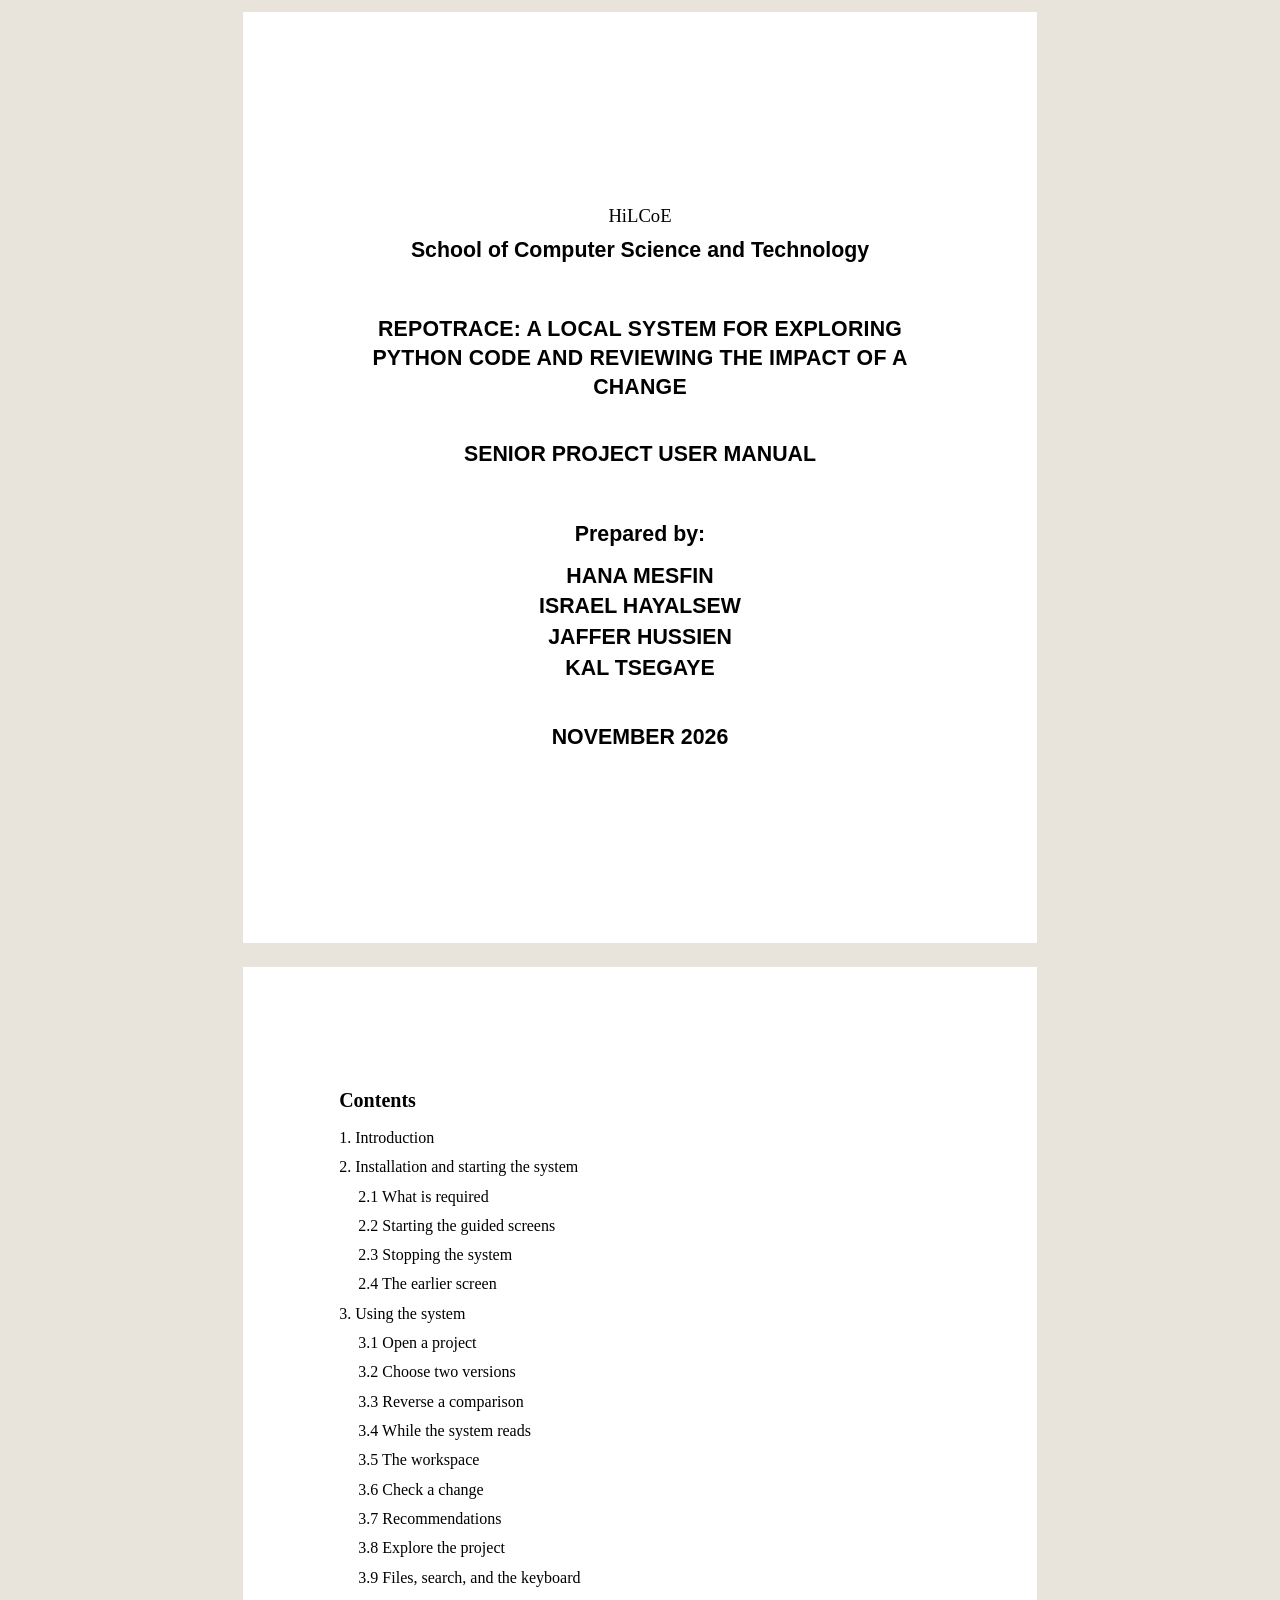
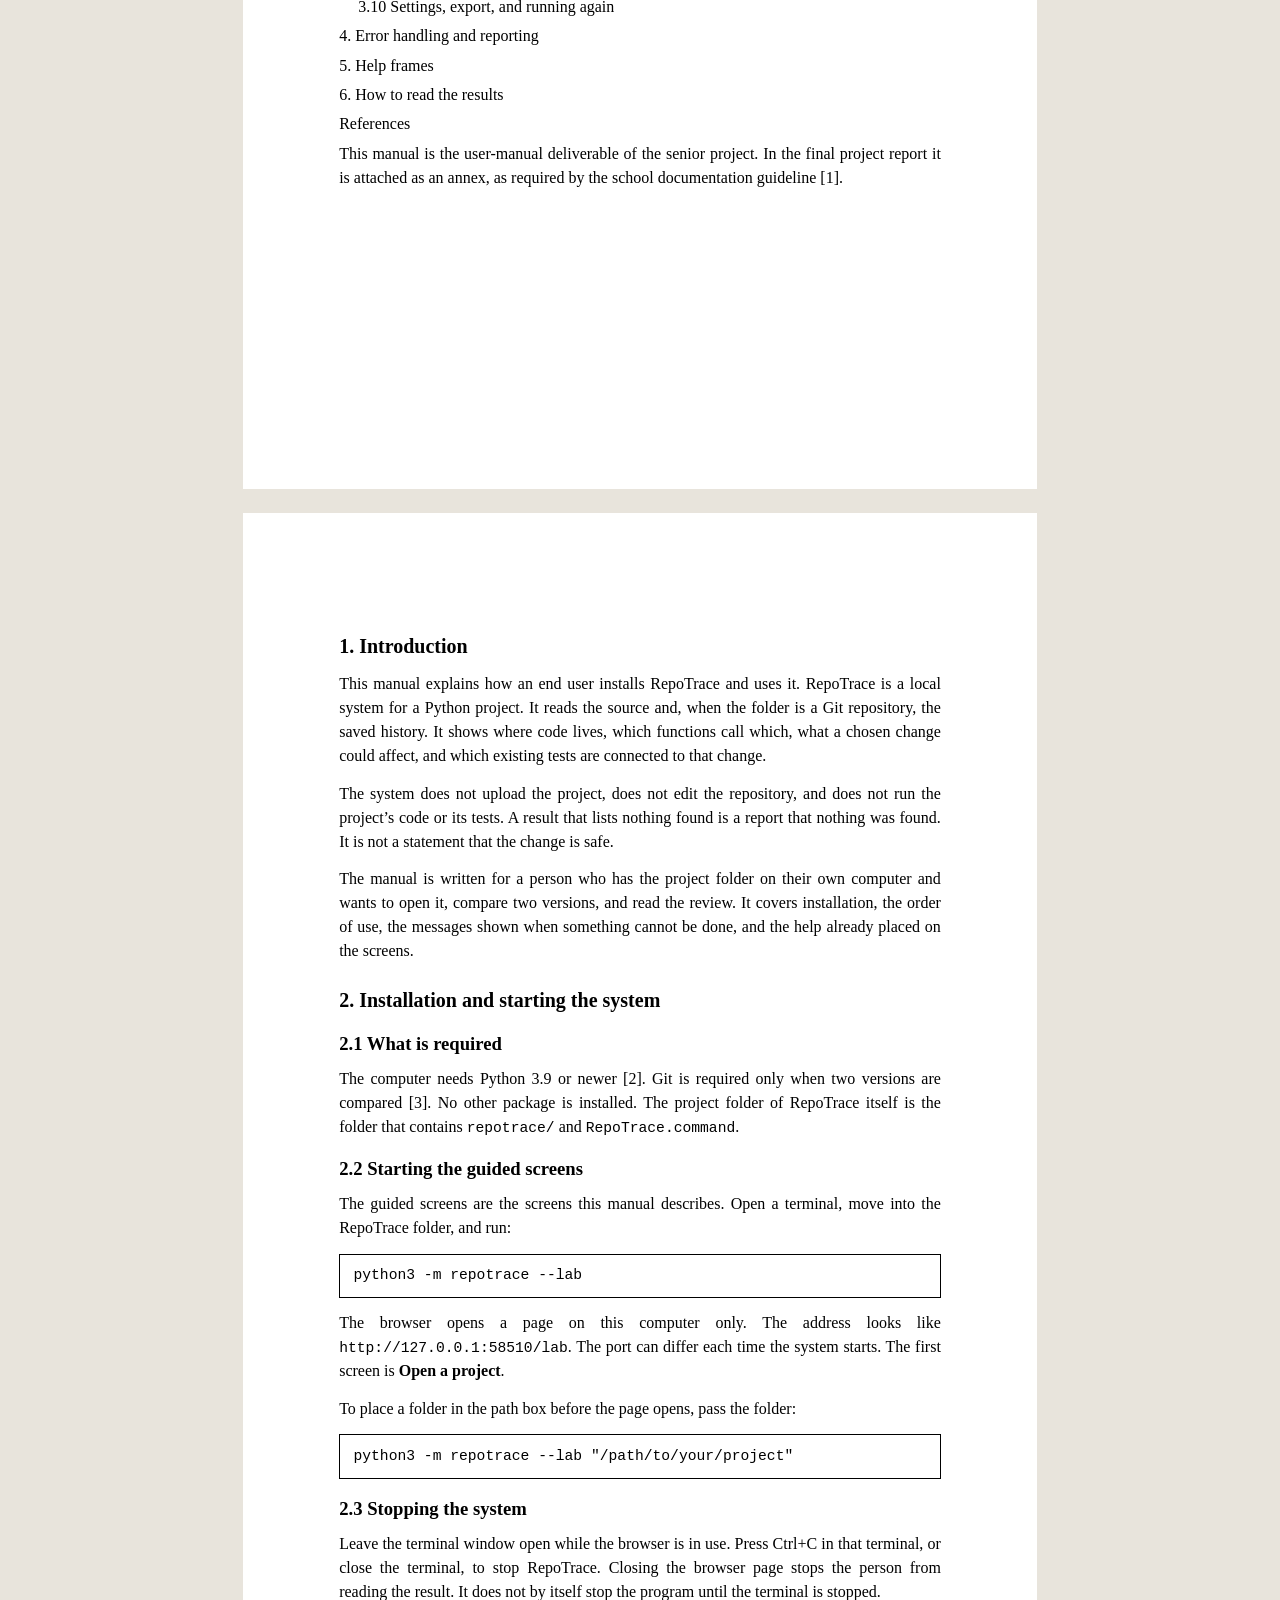
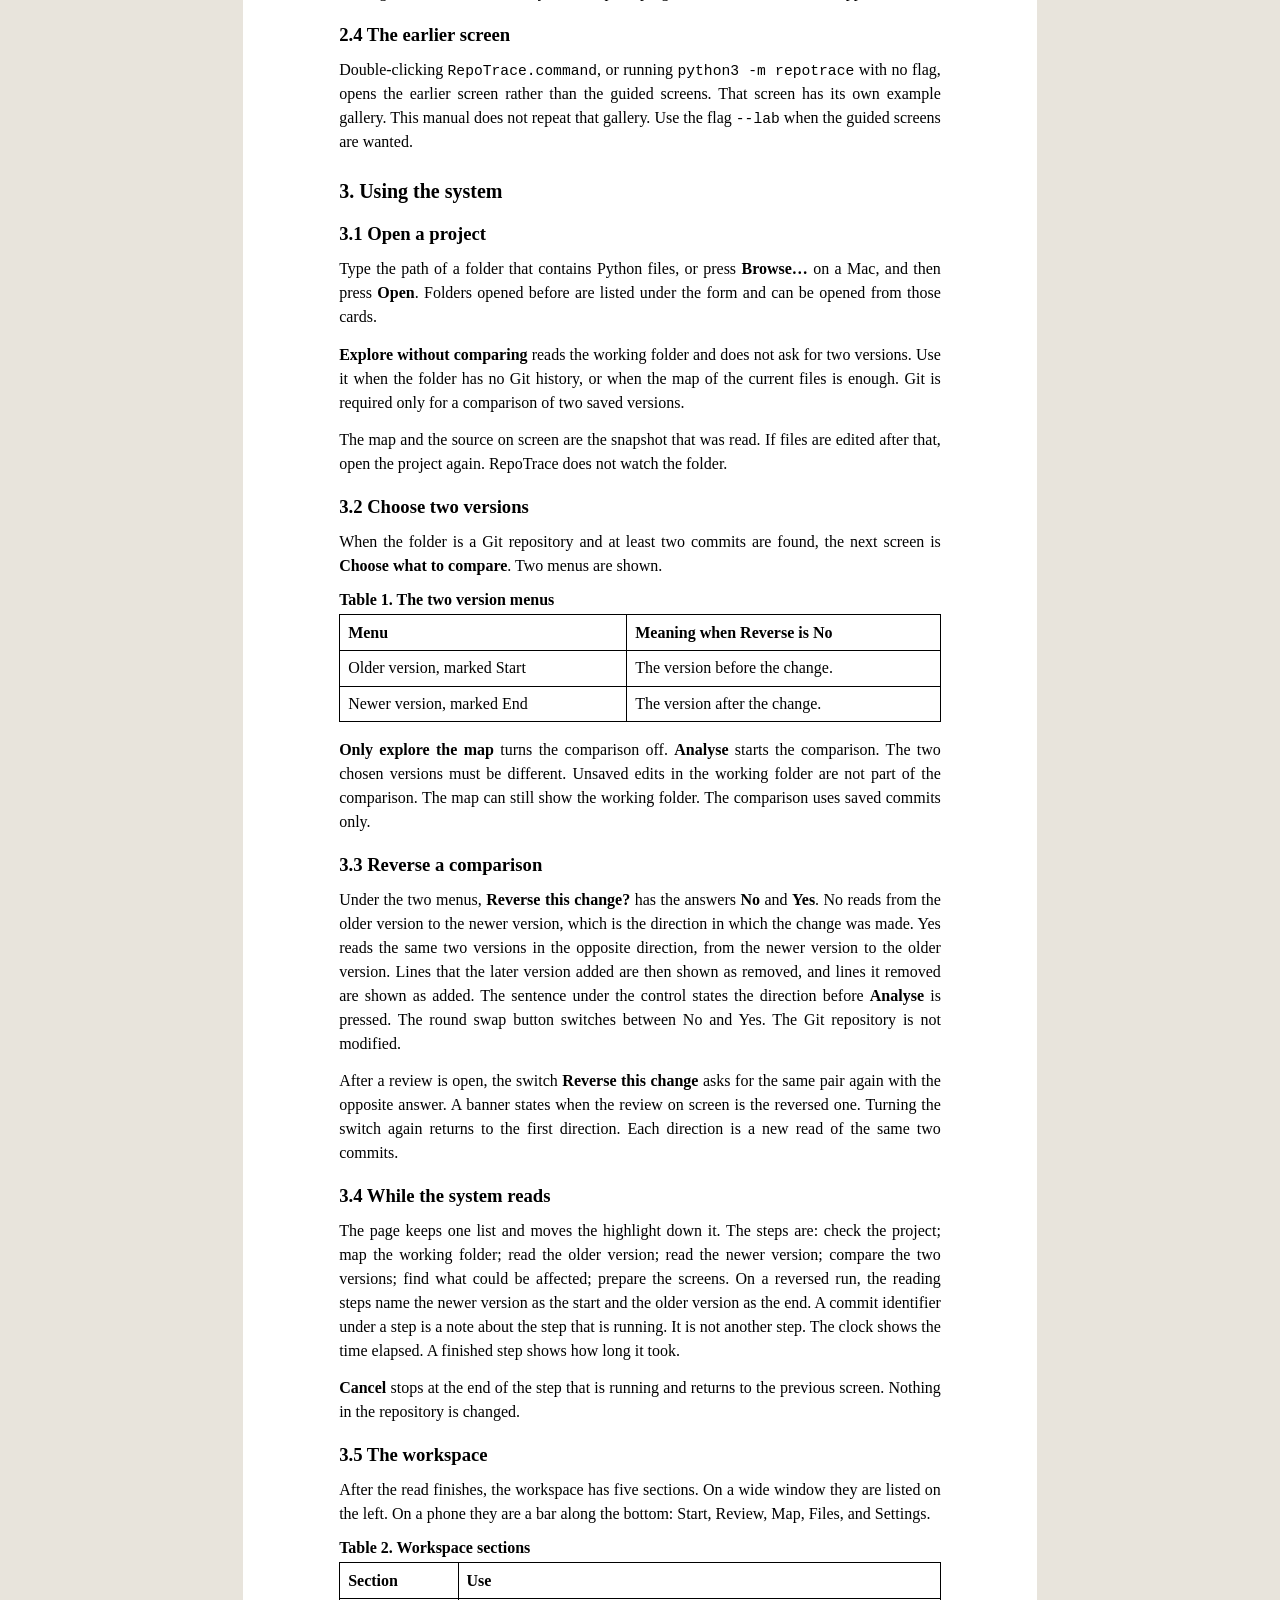
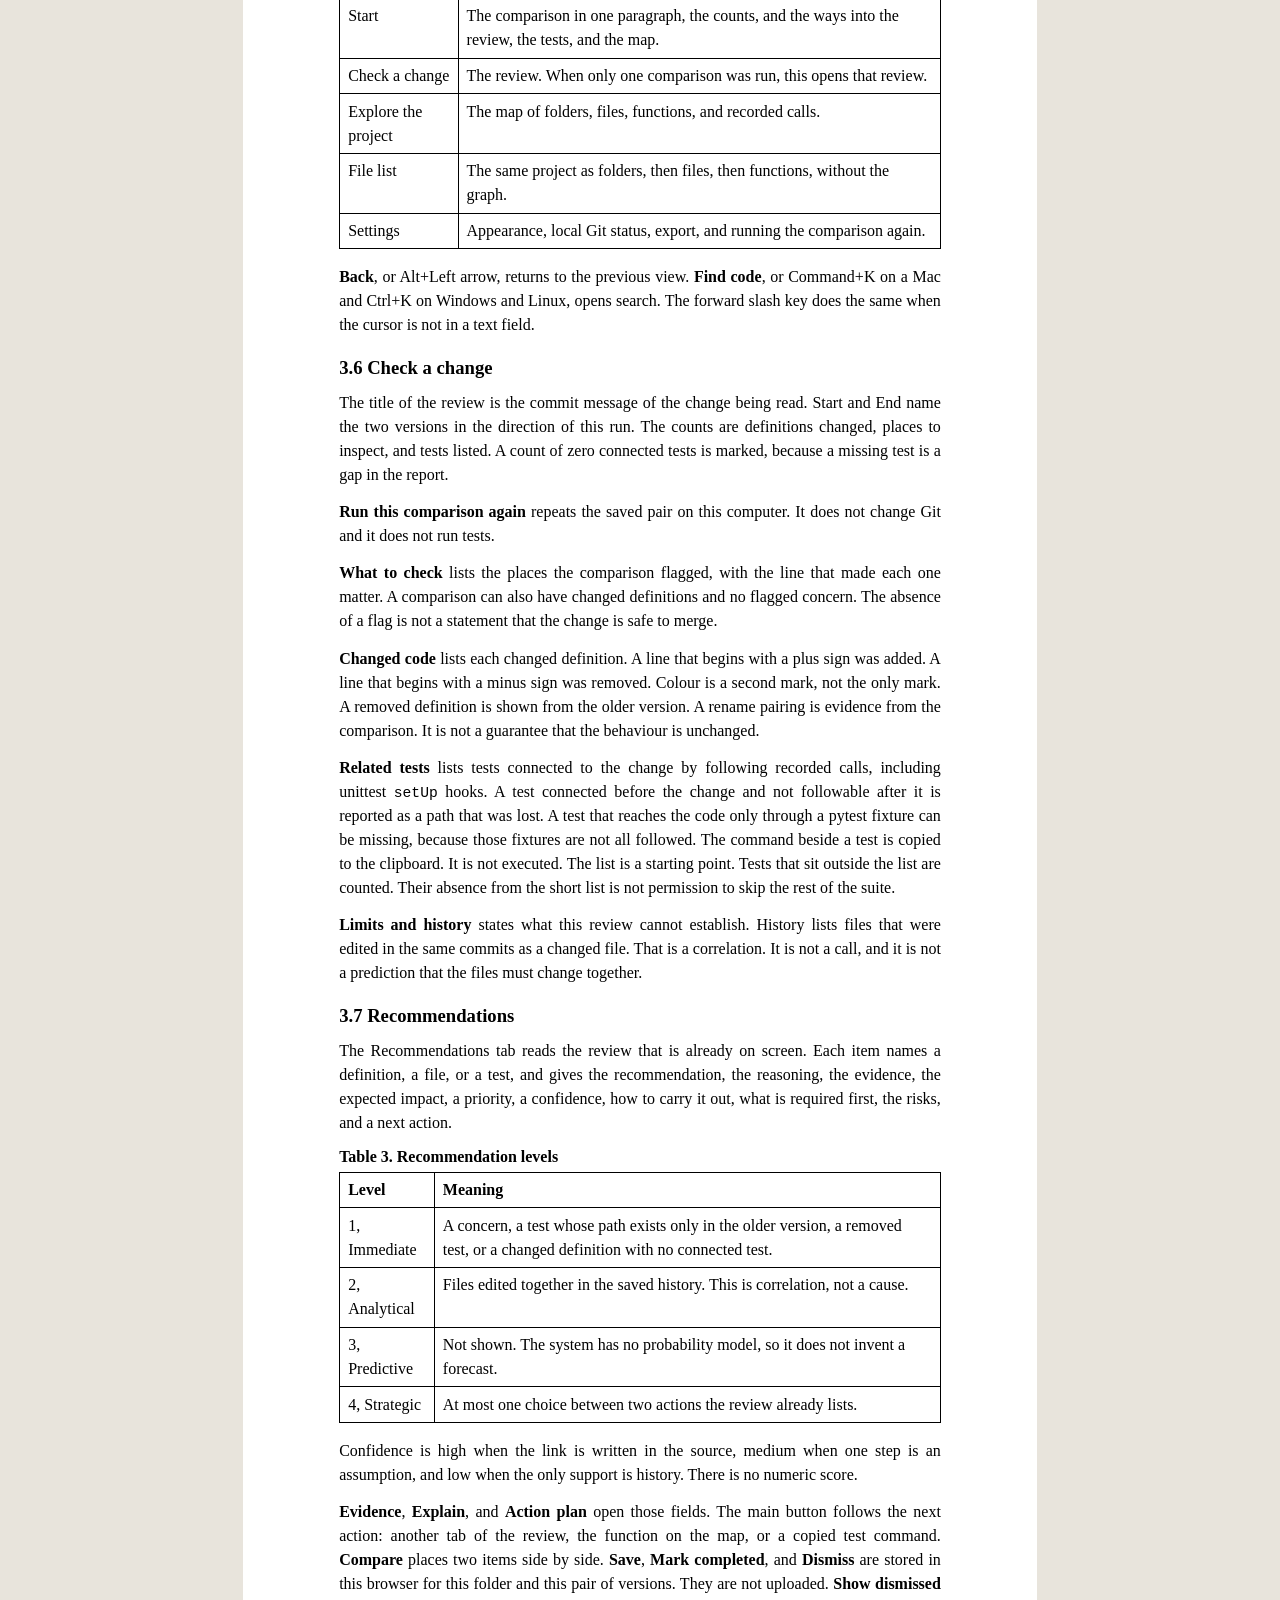
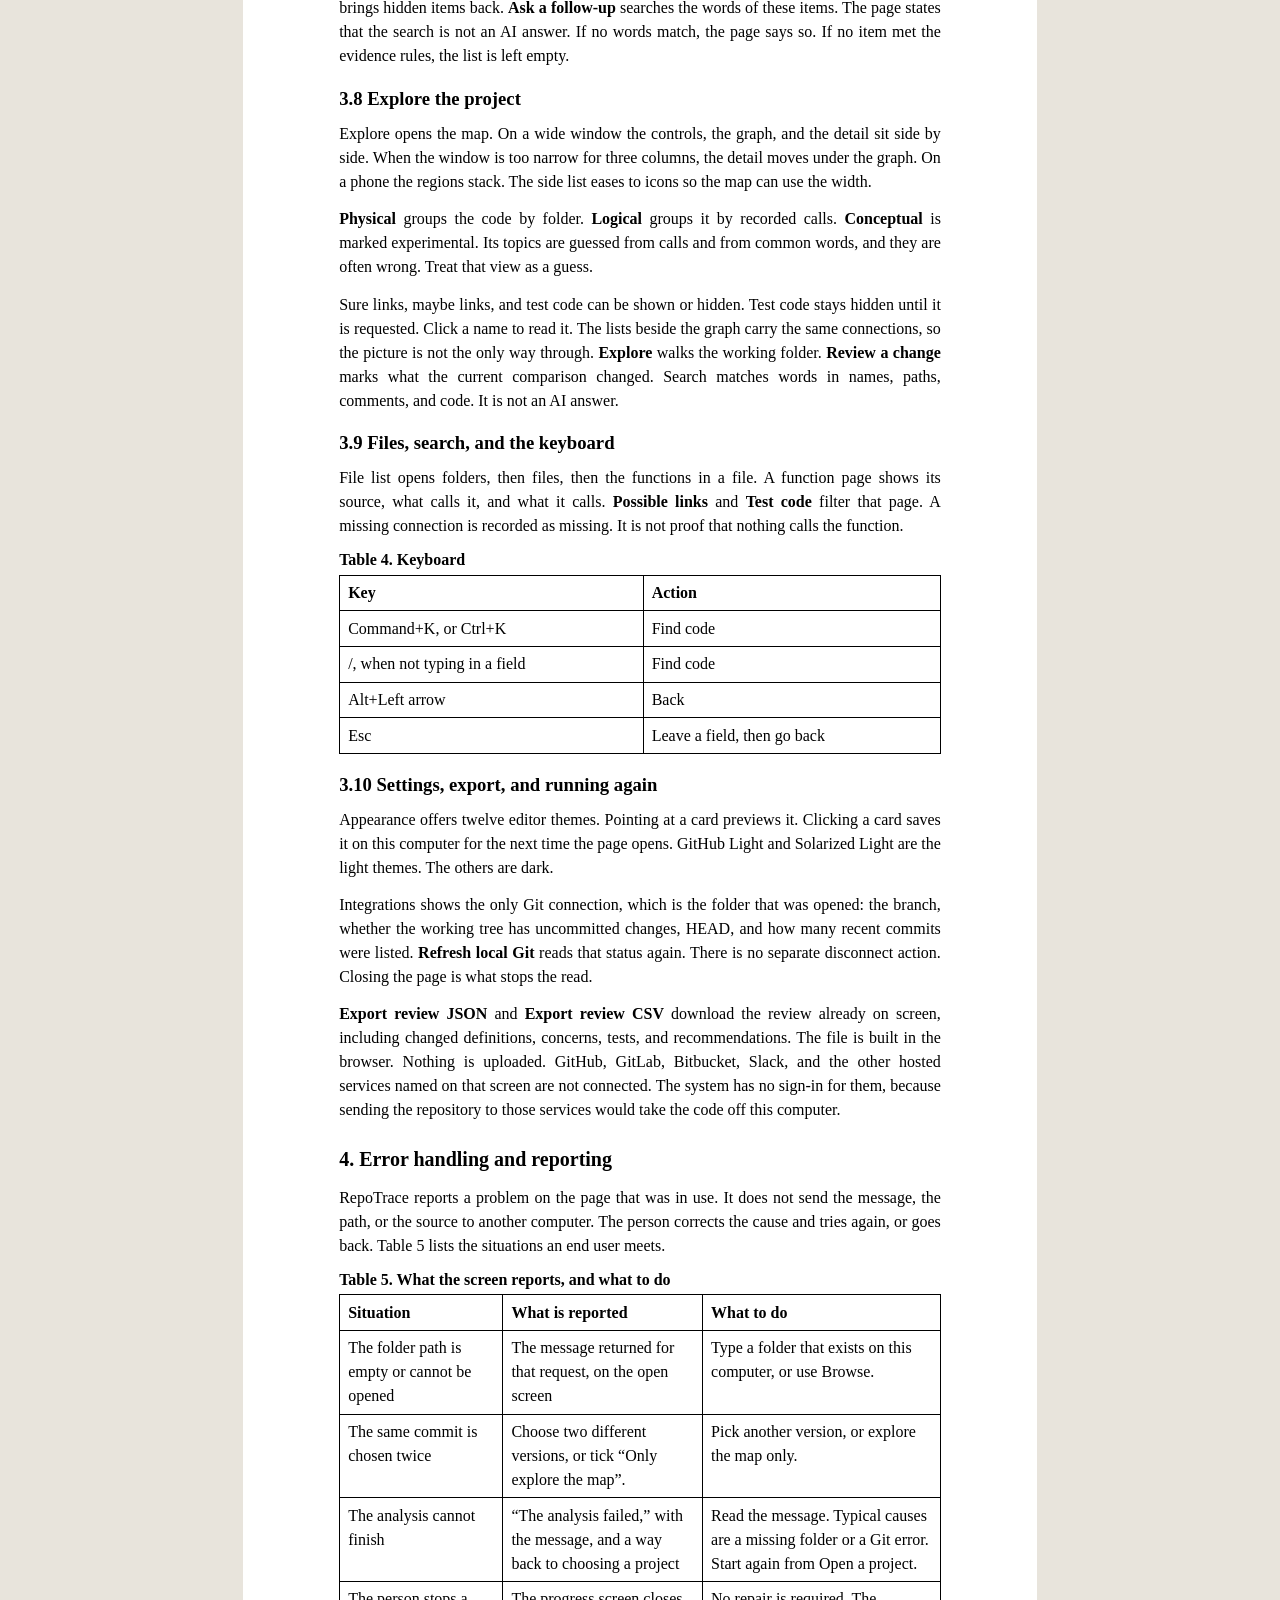
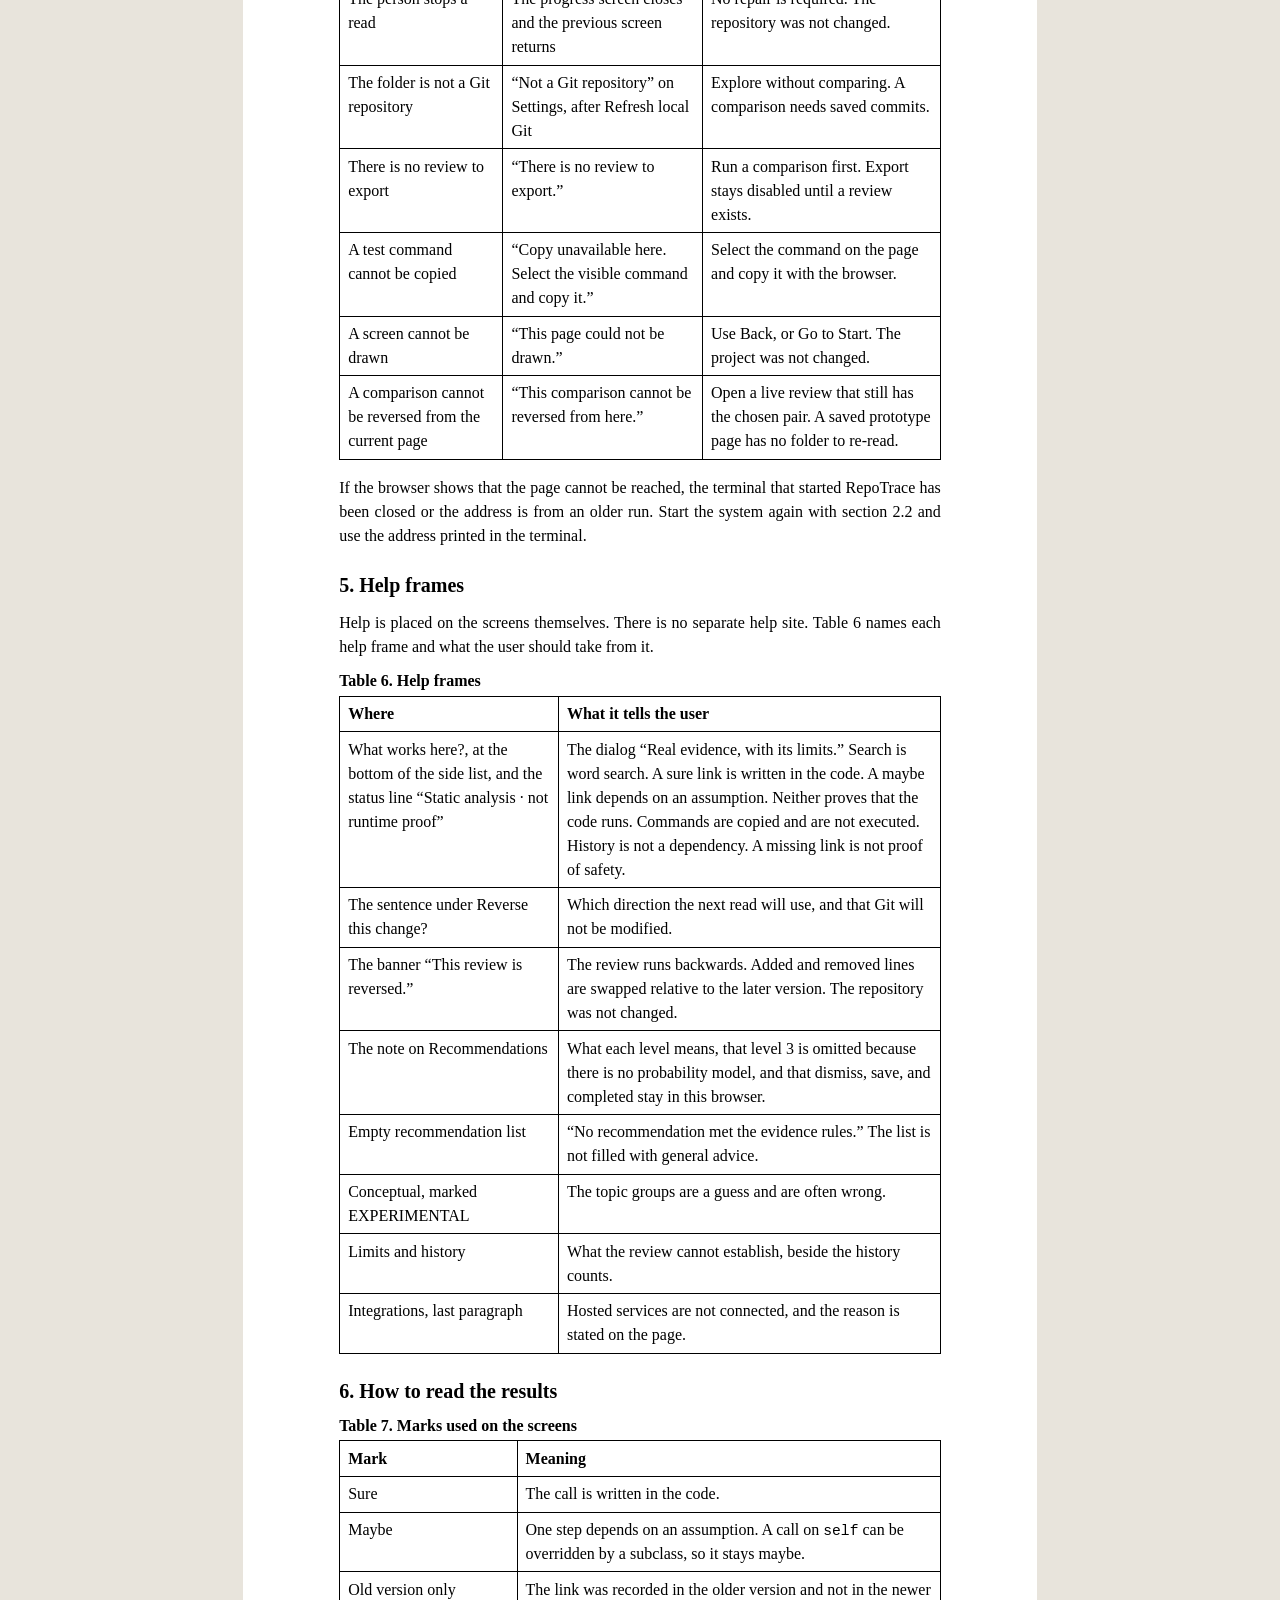
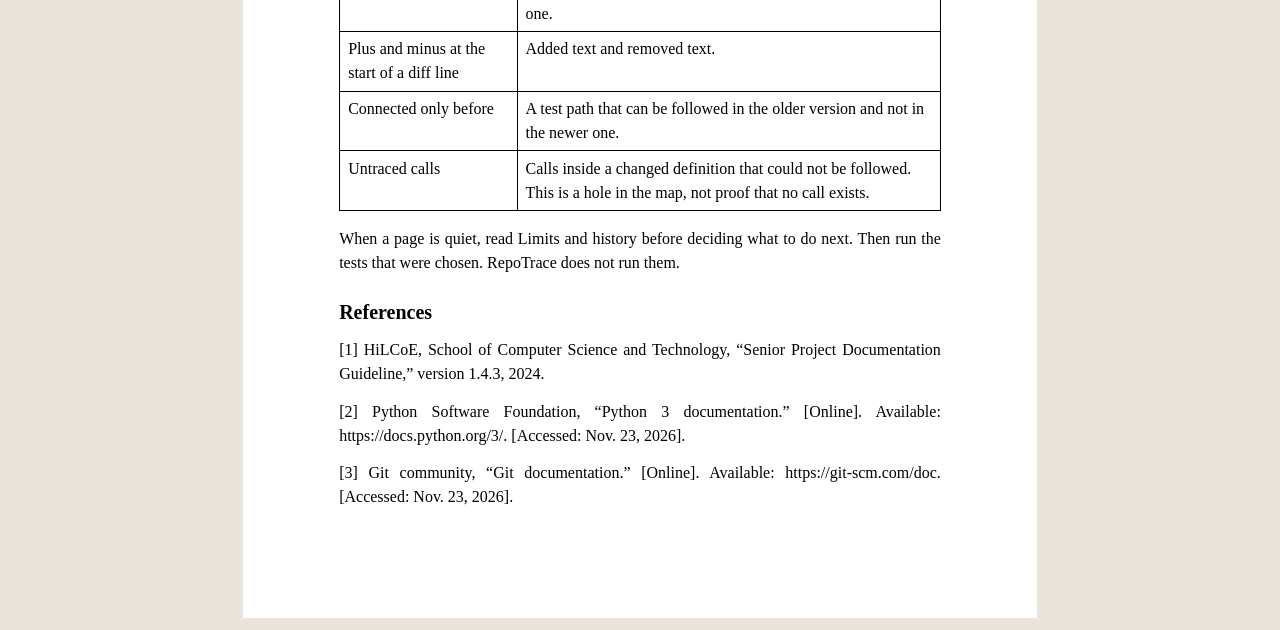
<file: docs/RepoTrace_User_Manual.html>
<!doctype html>
<html lang="en">
<head>
<meta charset="utf-8">
<meta name="viewport" content="width=device-width, initial-scale=1">
<title>RepoTrace — Senior Project User Manual</title>
<style>
  @page prelim {
    size: A4;
    margin: 1in;
    @bottom-center { content: none; }
  }
  @page body {
    size: A4;
    margin: 1in;
    @bottom-center {
      content: counter(page);
      font-family: "Times New Roman", Times, serif;
      font-size: 12pt;
    }
  }
  * { box-sizing: border-box; }
  html { background: #e8e4dc; }
  body { margin: 0; color: #000; }
  .sheet {
    width: 210mm;
    min-height: 297mm;
    margin: 12px auto;
    background: #fff;
    padding: 1in;
  }
  .prelim { page: prelim; }
  .body { page: body; }
  .cover {
    min-height: calc(297mm - 2in);
    display: flex;
    flex-direction: column;
    align-items: center;
    text-align: center;
    justify-content: center;
    gap: 0;
  }
  .cover .school {
    font-family: "Cooper Black", CooperBlack, Georgia, serif;
    font-size: 14pt;
    font-weight: 400;
    margin: 0 0 4pt;
  }
  .cover .school-sub {
    font-family: Calibri, "Segoe UI", sans-serif;
    font-size: 16pt;
    font-weight: 700;
    margin: 0 0 36pt;
  }
  .cover h1 {
    font-family: Calibri, "Segoe UI", sans-serif;
    font-size: 16pt;
    font-weight: 700;
    letter-spacing: 0.01em;
    line-height: 1.35;
    margin: 0 0 28pt;
    max-width: 34em;
  }
  .cover .kind {
    font-family: Calibri, "Segoe UI", sans-serif;
    font-size: 16pt;
    font-weight: 700;
    margin: 0 0 36pt;
  }
  .cover .prep, .cover .names, .cover .date {
    font-family: Calibri, "Segoe UI", sans-serif;
    font-size: 16pt;
    font-weight: 700;
    margin: 0;
    line-height: 1.45;
  }
  .cover .prep { margin-bottom: 8pt; }
  .cover .date { margin-top: 28pt; }
  h1.ch, h2, h3, p, li, td, th, caption {
    font-family: "Times New Roman", Times, serif;
  }
  h1.ch { font-size: 15pt; font-weight: 700; margin: 18pt 0 10pt; line-height: 1.3; }
  h2 { font-size: 14pt; font-weight: 700; margin: 14pt 0 8pt; line-height: 1.3; }
  h3 { font-size: 13pt; font-weight: 700; margin: 12pt 0 6pt; line-height: 1.3; }
  p, li, td, th { font-size: 12pt; line-height: 1.5; }
  p { margin: 0 0 10pt; text-align: justify; }
  ol, ul { margin: 0 0 10pt; padding-left: 1.3em; }
  li { margin: 0 0 4pt; }
  table { width: 100%; border-collapse: collapse; margin: 6pt 0 12pt; }
  th, td { border: 1px solid #000; padding: 4pt 6pt; vertical-align: top; text-align: left; }
  th { font-weight: 700; }
  caption { caption-side: top; text-align: left; font-weight: 700; margin-bottom: 4pt; }
  code, pre { font-family: "Courier New", Courier, monospace; font-size: 11pt; }
  pre {
    border: 1px solid #000;
    padding: 8pt 10pt;
    line-height: 1.45;
    white-space: pre-wrap;
    margin: 0 0 10pt;
  }
  .toc p { text-align: left; margin: 0 0 4pt; }
  .note { margin: 0 0 10pt; }
  @media print {
    html { background: #fff; }
    .sheet { margin: 0; width: auto; min-height: 0; padding: 0; }
    .break { break-after: page; page-break-after: always; }
  }
  @media screen {
    .break { margin-bottom: 24px; }
  }
</style>
</head>
<body>

<section class="sheet prelim cover break">
  <p class="school">HiLCoE</p>
  <p class="school-sub">School of Computer Science and Technology</p>
  <h1>REPOTRACE: A LOCAL SYSTEM FOR EXPLORING PYTHON CODE AND REVIEWING THE IMPACT OF A CHANGE</h1>
  <p class="kind">SENIOR PROJECT USER MANUAL</p>
  <p class="prep">Prepared by:</p>
  <p class="names">HANA MESFIN</p>
  <p class="names">ISRAEL HAYALSEW</p>
  <p class="names">JAFFER HUSSIEN</p>
  <p class="names">KAL TSEGAYE</p>
  <p class="date">NOVEMBER 2026</p>
</section>

<section class="sheet prelim break">
  <h1 class="ch">Contents</h1>
  <div class="toc">
    <p>1. Introduction</p>
    <p>2. Installation and starting the system</p>
    <p style="padding-left:1.2em">2.1 What is required</p>
    <p style="padding-left:1.2em">2.2 Starting the guided screens</p>
    <p style="padding-left:1.2em">2.3 Stopping the system</p>
    <p style="padding-left:1.2em">2.4 The earlier screen</p>
    <p>3. Using the system</p>
    <p style="padding-left:1.2em">3.1 Open a project</p>
    <p style="padding-left:1.2em">3.2 Choose two versions</p>
    <p style="padding-left:1.2em">3.3 Reverse a comparison</p>
    <p style="padding-left:1.2em">3.4 While the system reads</p>
    <p style="padding-left:1.2em">3.5 The workspace</p>
    <p style="padding-left:1.2em">3.6 Check a change</p>
    <p style="padding-left:1.2em">3.7 Recommendations</p>
    <p style="padding-left:1.2em">3.8 Explore the project</p>
    <p style="padding-left:1.2em">3.9 Files, search, and the keyboard</p>
    <p style="padding-left:1.2em">3.10 Settings, export, and running again</p>
    <p>4. Error handling and reporting</p>
    <p>5. Help frames</p>
    <p>6. How to read the results</p>
    <p>References</p>
  </div>
  <p>This manual is the user-manual deliverable of the senior project. In the final project report it is attached as an annex, as required by the school documentation guideline [1].</p>
</section>

<section class="sheet body">
  <h1 class="ch">1. Introduction</h1>
  <p>This manual explains how an end user installs RepoTrace and uses it. RepoTrace is a local system for a Python project. It reads the source and, when the folder is a Git repository, the saved history. It shows where code lives, which functions call which, what a chosen change could affect, and which existing tests are connected to that change.</p>
  <p>The system does not upload the project, does not edit the repository, and does not run the project’s code or its tests. A result that lists nothing found is a report that nothing was found. It is not a statement that the change is safe.</p>
  <p>The manual is written for a person who has the project folder on their own computer and wants to open it, compare two versions, and read the review. It covers installation, the order of use, the messages shown when something cannot be done, and the help already placed on the screens.</p>

  <h1 class="ch">2. Installation and starting the system</h1>
  <h2>2.1 What is required</h2>
  <p>The computer needs Python 3.9 or newer [2]. Git is required only when two versions are compared [3]. No other package is installed. The project folder of RepoTrace itself is the folder that contains <code>repotrace/</code> and <code>RepoTrace.command</code>.</p>
  <h2>2.2 Starting the guided screens</h2>
  <p>The guided screens are the screens this manual describes. Open a terminal, move into the RepoTrace folder, and run:</p>
  <pre>python3 -m repotrace --lab</pre>
  <p>The browser opens a page on this computer only. The address looks like <code>http://127.0.0.1:58510/lab</code>. The port can differ each time the system starts. The first screen is <strong>Open a project</strong>.</p>
  <p>To place a folder in the path box before the page opens, pass the folder:</p>
  <pre>python3 -m repotrace --lab "/path/to/your/project"</pre>
  <h2>2.3 Stopping the system</h2>
  <p>Leave the terminal window open while the browser is in use. Press Ctrl+C in that terminal, or close the terminal, to stop RepoTrace. Closing the browser page stops the person from reading the result. It does not by itself stop the program until the terminal is stopped.</p>
  <h2>2.4 The earlier screen</h2>
  <p>Double-clicking <code>RepoTrace.command</code>, or running <code>python3 -m repotrace</code> with no flag, opens the earlier screen rather than the guided screens. That screen has its own example gallery. This manual does not repeat that gallery. Use the flag <code>--lab</code> when the guided screens are wanted.</p>

  <h1 class="ch">3. Using the system</h1>
  <h2>3.1 Open a project</h2>
  <p>Type the path of a folder that contains Python files, or press <strong>Browse…</strong> on a Mac, and then press <strong>Open</strong>. Folders opened before are listed under the form and can be opened from those cards.</p>
  <p><strong>Explore without comparing</strong> reads the working folder and does not ask for two versions. Use it when the folder has no Git history, or when the map of the current files is enough. Git is required only for a comparison of two saved versions.</p>
  <p>The map and the source on screen are the snapshot that was read. If files are edited after that, open the project again. RepoTrace does not watch the folder.</p>

  <h2>3.2 Choose two versions</h2>
  <p>When the folder is a Git repository and at least two commits are found, the next screen is <strong>Choose what to compare</strong>. Two menus are shown.</p>
  <table>
    <caption>Table 1. The two version menus</caption>
    <thead><tr><th>Menu</th><th>Meaning when Reverse is No</th></tr></thead>
    <tbody>
      <tr><td>Older version, marked Start</td><td>The version before the change.</td></tr>
      <tr><td>Newer version, marked End</td><td>The version after the change.</td></tr>
    </tbody>
  </table>
  <p><strong>Only explore the map</strong> turns the comparison off. <strong>Analyse</strong> starts the comparison. The two chosen versions must be different. Unsaved edits in the working folder are not part of the comparison. The map can still show the working folder. The comparison uses saved commits only.</p>

  <h2>3.3 Reverse a comparison</h2>
  <p>Under the two menus, <strong>Reverse this change?</strong> has the answers <strong>No</strong> and <strong>Yes</strong>. No reads from the older version to the newer version, which is the direction in which the change was made. Yes reads the same two versions in the opposite direction, from the newer version to the older version. Lines that the later version added are then shown as removed, and lines it removed are shown as added. The sentence under the control states the direction before <strong>Analyse</strong> is pressed. The round swap button switches between No and Yes. The Git repository is not modified.</p>
  <p>After a review is open, the switch <strong>Reverse this change</strong> asks for the same pair again with the opposite answer. A banner states when the review on screen is the reversed one. Turning the switch again returns to the first direction. Each direction is a new read of the same two commits.</p>

  <h2>3.4 While the system reads</h2>
  <p>The page keeps one list and moves the highlight down it. The steps are: check the project; map the working folder; read the older version; read the newer version; compare the two versions; find what could be affected; prepare the screens. On a reversed run, the reading steps name the newer version as the start and the older version as the end. A commit identifier under a step is a note about the step that is running. It is not another step. The clock shows the time elapsed. A finished step shows how long it took.</p>
  <p><strong>Cancel</strong> stops at the end of the step that is running and returns to the previous screen. Nothing in the repository is changed.</p>

  <h2>3.5 The workspace</h2>
  <p>After the read finishes, the workspace has five sections. On a wide window they are listed on the left. On a phone they are a bar along the bottom: Start, Review, Map, Files, and Settings.</p>
  <table>
    <caption>Table 2. Workspace sections</caption>
    <thead><tr><th>Section</th><th>Use</th></tr></thead>
    <tbody>
      <tr><td>Start</td><td>The comparison in one paragraph, the counts, and the ways into the review, the tests, and the map.</td></tr>
      <tr><td>Check a change</td><td>The review. When only one comparison was run, this opens that review.</td></tr>
      <tr><td>Explore the project</td><td>The map of folders, files, functions, and recorded calls.</td></tr>
      <tr><td>File list</td><td>The same project as folders, then files, then functions, without the graph.</td></tr>
      <tr><td>Settings</td><td>Appearance, local Git status, export, and running the comparison again.</td></tr>
    </tbody>
  </table>
  <p><strong>Back</strong>, or Alt+Left arrow, returns to the previous view. <strong>Find code</strong>, or Command+K on a Mac and Ctrl+K on Windows and Linux, opens search. The forward slash key does the same when the cursor is not in a text field.</p>

  <h2>3.6 Check a change</h2>
  <p>The title of the review is the commit message of the change being read. Start and End name the two versions in the direction of this run. The counts are definitions changed, places to inspect, and tests listed. A count of zero connected tests is marked, because a missing test is a gap in the report.</p>
  <p><strong>Run this comparison again</strong> repeats the saved pair on this computer. It does not change Git and it does not run tests.</p>
  <p><strong>What to check</strong> lists the places the comparison flagged, with the line that made each one matter. A comparison can also have changed definitions and no flagged concern. The absence of a flag is not a statement that the change is safe to merge.</p>
  <p><strong>Changed code</strong> lists each changed definition. A line that begins with a plus sign was added. A line that begins with a minus sign was removed. Colour is a second mark, not the only mark. A removed definition is shown from the older version. A rename pairing is evidence from the comparison. It is not a guarantee that the behaviour is unchanged.</p>
  <p><strong>Related tests</strong> lists tests connected to the change by following recorded calls, including unittest <code>setUp</code> hooks. A test connected before the change and not followable after it is reported as a path that was lost. A test that reaches the code only through a pytest fixture can be missing, because those fixtures are not all followed. The command beside a test is copied to the clipboard. It is not executed. The list is a starting point. Tests that sit outside the list are counted. Their absence from the short list is not permission to skip the rest of the suite.</p>
  <p><strong>Limits and history</strong> states what this review cannot establish. History lists files that were edited in the same commits as a changed file. That is a correlation. It is not a call, and it is not a prediction that the files must change together.</p>

  <h2>3.7 Recommendations</h2>
  <p>The Recommendations tab reads the review that is already on screen. Each item names a definition, a file, or a test, and gives the recommendation, the reasoning, the evidence, the expected impact, a priority, a confidence, how to carry it out, what is required first, the risks, and a next action.</p>
  <table>
    <caption>Table 3. Recommendation levels</caption>
    <thead><tr><th>Level</th><th>Meaning</th></tr></thead>
    <tbody>
      <tr><td>1, Immediate</td><td>A concern, a test whose path exists only in the older version, a removed test, or a changed definition with no connected test.</td></tr>
      <tr><td>2, Analytical</td><td>Files edited together in the saved history. This is correlation, not a cause.</td></tr>
      <tr><td>3, Predictive</td><td>Not shown. The system has no probability model, so it does not invent a forecast.</td></tr>
      <tr><td>4, Strategic</td><td>At most one choice between two actions the review already lists.</td></tr>
    </tbody>
  </table>
  <p>Confidence is high when the link is written in the source, medium when one step is an assumption, and low when the only support is history. There is no numeric score.</p>
  <p><strong>Evidence</strong>, <strong>Explain</strong>, and <strong>Action plan</strong> open those fields. The main button follows the next action: another tab of the review, the function on the map, or a copied test command. <strong>Compare</strong> places two items side by side. <strong>Save</strong>, <strong>Mark completed</strong>, and <strong>Dismiss</strong> are stored in this browser for this folder and this pair of versions. They are not uploaded. <strong>Show dismissed</strong> brings hidden items back. <strong>Ask a follow-up</strong> searches the words of these items. The page states that the search is not an AI answer. If no words match, the page says so. If no item met the evidence rules, the list is left empty.</p>

  <h2>3.8 Explore the project</h2>
  <p>Explore opens the map. On a wide window the controls, the graph, and the detail sit side by side. When the window is too narrow for three columns, the detail moves under the graph. On a phone the regions stack. The side list eases to icons so the map can use the width.</p>
  <p><strong>Physical</strong> groups the code by folder. <strong>Logical</strong> groups it by recorded calls. <strong>Conceptual</strong> is marked experimental. Its topics are guessed from calls and from common words, and they are often wrong. Treat that view as a guess.</p>
  <p>Sure links, maybe links, and test code can be shown or hidden. Test code stays hidden until it is requested. Click a name to read it. The lists beside the graph carry the same connections, so the picture is not the only way through. <strong>Explore</strong> walks the working folder. <strong>Review a change</strong> marks what the current comparison changed. Search matches words in names, paths, comments, and code. It is not an AI answer.</p>

  <h2>3.9 Files, search, and the keyboard</h2>
  <p>File list opens folders, then files, then the functions in a file. A function page shows its source, what calls it, and what it calls. <strong>Possible links</strong> and <strong>Test code</strong> filter that page. A missing connection is recorded as missing. It is not proof that nothing calls the function.</p>
  <table>
    <caption>Table 4. Keyboard</caption>
    <thead><tr><th>Key</th><th>Action</th></tr></thead>
    <tbody>
      <tr><td>Command+K, or Ctrl+K</td><td>Find code</td></tr>
      <tr><td>/, when not typing in a field</td><td>Find code</td></tr>
      <tr><td>Alt+Left arrow</td><td>Back</td></tr>
      <tr><td>Esc</td><td>Leave a field, then go back</td></tr>
    </tbody>
  </table>

  <h2>3.10 Settings, export, and running again</h2>
  <p>Appearance offers twelve editor themes. Pointing at a card previews it. Clicking a card saves it on this computer for the next time the page opens. GitHub Light and Solarized Light are the light themes. The others are dark.</p>
  <p>Integrations shows the only Git connection, which is the folder that was opened: the branch, whether the working tree has uncommitted changes, HEAD, and how many recent commits were listed. <strong>Refresh local Git</strong> reads that status again. There is no separate disconnect action. Closing the page is what stops the read.</p>
  <p><strong>Export review JSON</strong> and <strong>Export review CSV</strong> download the review already on screen, including changed definitions, concerns, tests, and recommendations. The file is built in the browser. Nothing is uploaded. GitHub, GitLab, Bitbucket, Slack, and the other hosted services named on that screen are not connected. The system has no sign-in for them, because sending the repository to those services would take the code off this computer.</p>

  <h1 class="ch">4. Error handling and reporting</h1>
  <p>RepoTrace reports a problem on the page that was in use. It does not send the message, the path, or the source to another computer. The person corrects the cause and tries again, or goes back. Table 5 lists the situations an end user meets.</p>
  <table>
    <caption>Table 5. What the screen reports, and what to do</caption>
    <thead><tr><th>Situation</th><th>What is reported</th><th>What to do</th></tr></thead>
    <tbody>
      <tr><td>The folder path is empty or cannot be opened</td><td>The message returned for that request, on the open screen</td><td>Type a folder that exists on this computer, or use Browse.</td></tr>
      <tr><td>The same commit is chosen twice</td><td>Choose two different versions, or tick “Only explore the map”.</td><td>Pick another version, or explore the map only.</td></tr>
      <tr><td>The analysis cannot finish</td><td>“The analysis failed,” with the message, and a way back to choosing a project</td><td>Read the message. Typical causes are a missing folder or a Git error. Start again from Open a project.</td></tr>
      <tr><td>The person stops a read</td><td>The progress screen closes and the previous screen returns</td><td>No repair is required. The repository was not changed.</td></tr>
      <tr><td>The folder is not a Git repository</td><td>“Not a Git repository” on Settings, after Refresh local Git</td><td>Explore without comparing. A comparison needs saved commits.</td></tr>
      <tr><td>There is no review to export</td><td>“There is no review to export.”</td><td>Run a comparison first. Export stays disabled until a review exists.</td></tr>
      <tr><td>A test command cannot be copied</td><td>“Copy unavailable here. Select the visible command and copy it.”</td><td>Select the command on the page and copy it with the browser.</td></tr>
      <tr><td>A screen cannot be drawn</td><td>“This page could not be drawn.”</td><td>Use Back, or Go to Start. The project was not changed.</td></tr>
      <tr><td>A comparison cannot be reversed from the current page</td><td>“This comparison cannot be reversed from here.”</td><td>Open a live review that still has the chosen pair. A saved prototype page has no folder to re-read.</td></tr>
    </tbody>
  </table>
  <p>If the browser shows that the page cannot be reached, the terminal that started RepoTrace has been closed or the address is from an older run. Start the system again with section 2.2 and use the address printed in the terminal.</p>

  <h1 class="ch">5. Help frames</h1>
  <p>Help is placed on the screens themselves. There is no separate help site. Table 6 names each help frame and what the user should take from it.</p>
  <table>
    <caption>Table 6. Help frames</caption>
    <thead><tr><th>Where</th><th>What it tells the user</th></tr></thead>
    <tbody>
      <tr><td>What works here?, at the bottom of the side list, and the status line “Static analysis · not runtime proof”</td><td>The dialog “Real evidence, with its limits.” Search is word search. A sure link is written in the code. A maybe link depends on an assumption. Neither proves that the code runs. Commands are copied and are not executed. History is not a dependency. A missing link is not proof of safety.</td></tr>
      <tr><td>The sentence under Reverse this change?</td><td>Which direction the next read will use, and that Git will not be modified.</td></tr>
      <tr><td>The banner “This review is reversed.”</td><td>The review runs backwards. Added and removed lines are swapped relative to the later version. The repository was not changed.</td></tr>
      <tr><td>The note on Recommendations</td><td>What each level means, that level 3 is omitted because there is no probability model, and that dismiss, save, and completed stay in this browser.</td></tr>
      <tr><td>Empty recommendation list</td><td>“No recommendation met the evidence rules.” The list is not filled with general advice.</td></tr>
      <tr><td>Conceptual, marked EXPERIMENTAL</td><td>The topic groups are a guess and are often wrong.</td></tr>
      <tr><td>Limits and history</td><td>What the review cannot establish, beside the history counts.</td></tr>
      <tr><td>Integrations, last paragraph</td><td>Hosted services are not connected, and the reason is stated on the page.</td></tr>
    </tbody>
  </table>

  <h1 class="ch">6. How to read the results</h1>
  <table>
    <caption>Table 7. Marks used on the screens</caption>
    <thead><tr><th>Mark</th><th>Meaning</th></tr></thead>
    <tbody>
      <tr><td>Sure</td><td>The call is written in the code.</td></tr>
      <tr><td>Maybe</td><td>One step depends on an assumption. A call on <code>self</code> can be overridden by a subclass, so it stays maybe.</td></tr>
      <tr><td>Old version only</td><td>The link was recorded in the older version and not in the newer one.</td></tr>
      <tr><td>Plus and minus at the start of a diff line</td><td>Added text and removed text.</td></tr>
      <tr><td>Connected only before</td><td>A test path that can be followed in the older version and not in the newer one.</td></tr>
      <tr><td>Untraced calls</td><td>Calls inside a changed definition that could not be followed. This is a hole in the map, not proof that no call exists.</td></tr>
    </tbody>
  </table>
  <p>When a page is quiet, read Limits and history before deciding what to do next. Then run the tests that were chosen. RepoTrace does not run them.</p>

  <h1 class="ch">References</h1>
  <p>[1] HiLCoE, School of Computer Science and Technology, “Senior Project Documentation Guideline,” version 1.4.3, 2024.</p>
  <p>[2] Python Software Foundation, “Python 3 documentation.” [Online]. Available: https://docs.python.org/3/. [Accessed: Nov. 23, 2026].</p>
  <p>[3] Git community, “Git documentation.” [Online]. Available: https://git-scm.com/doc. [Accessed: Nov. 23, 2026].</p>
</section>
</body>
</html>
</file>
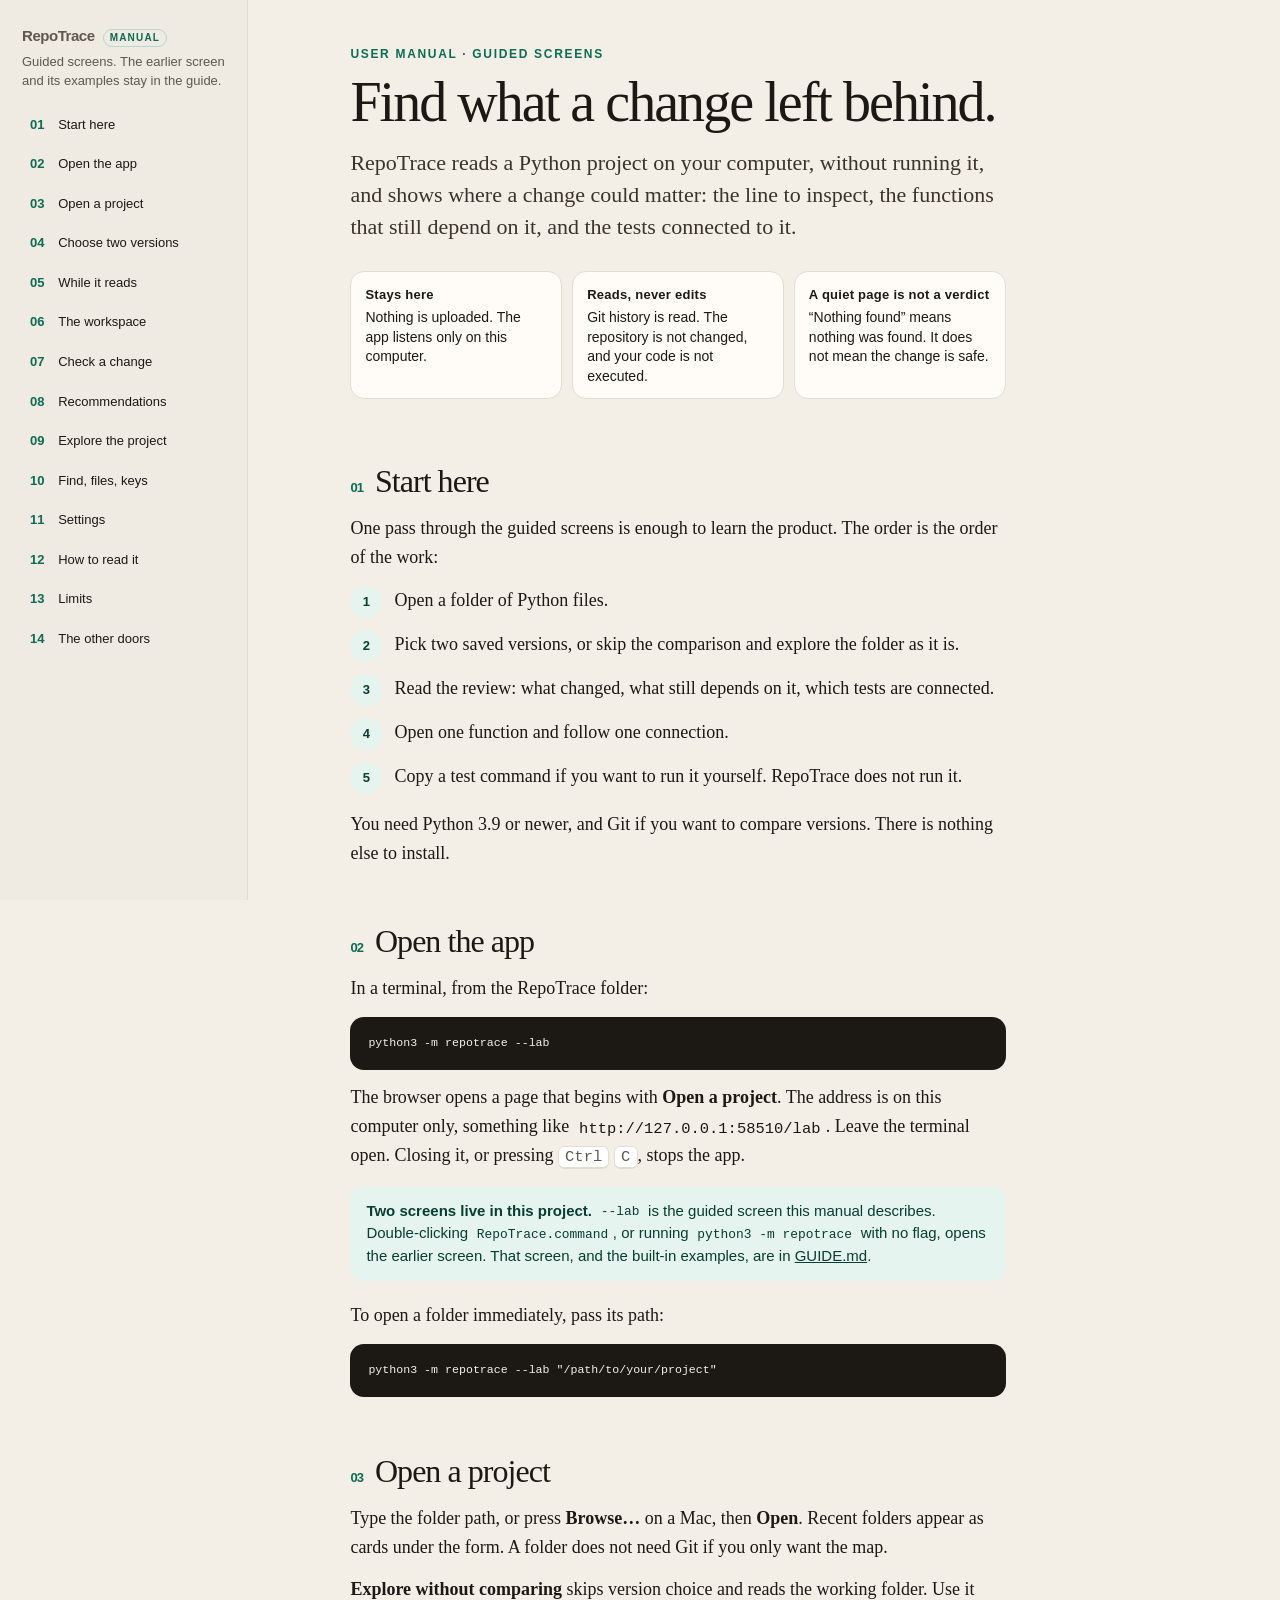
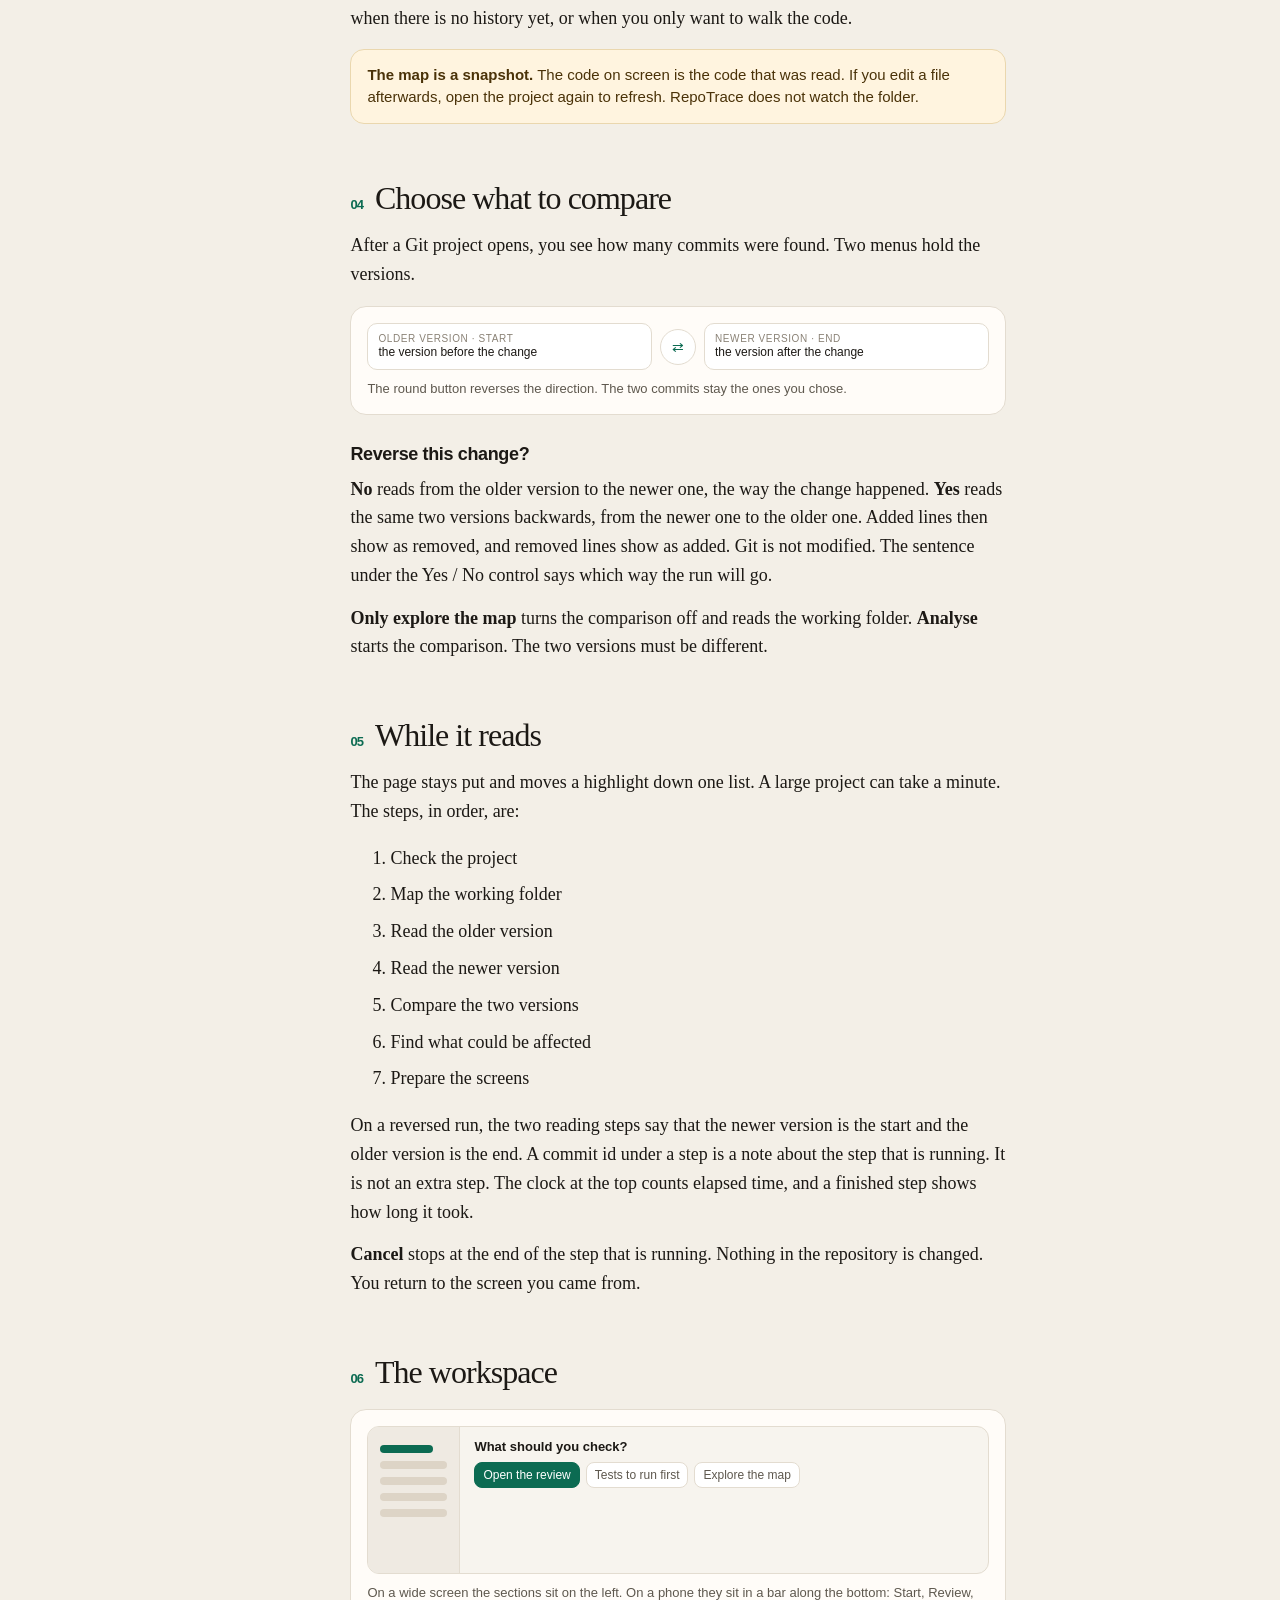
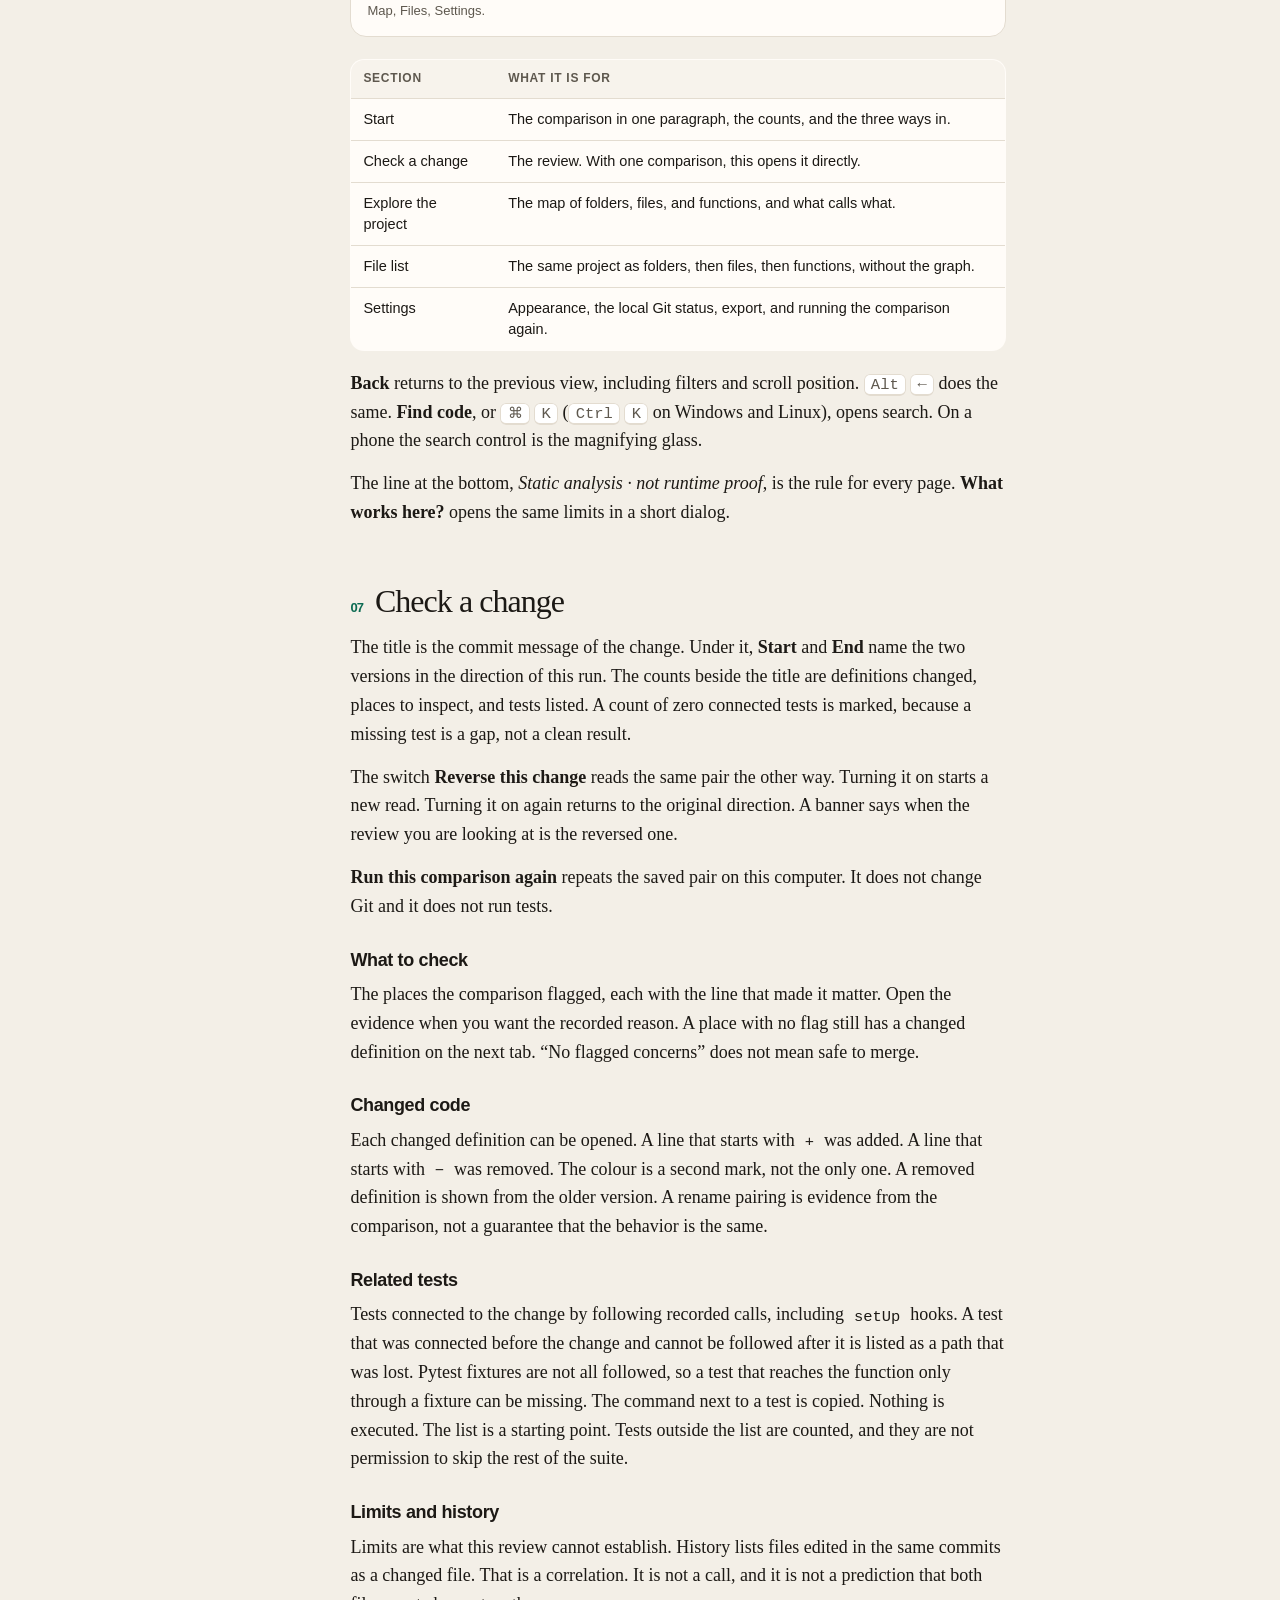
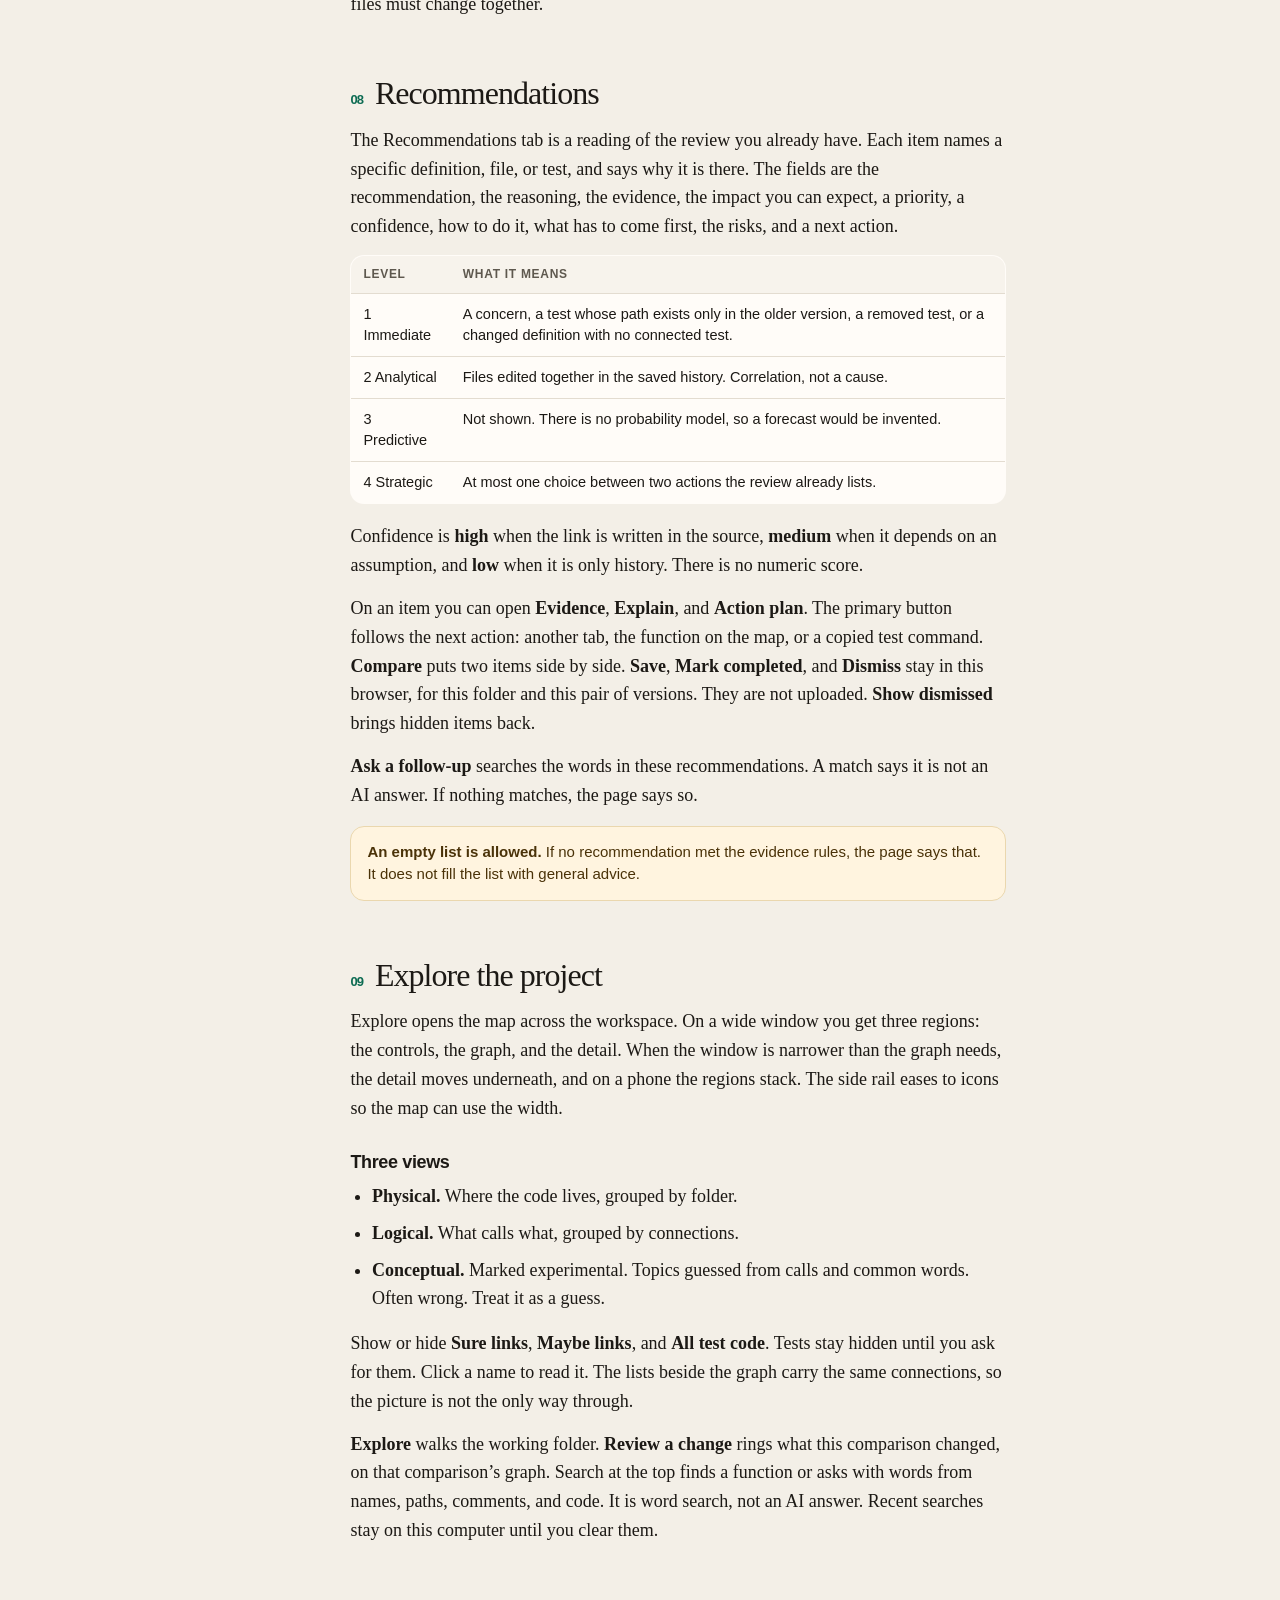
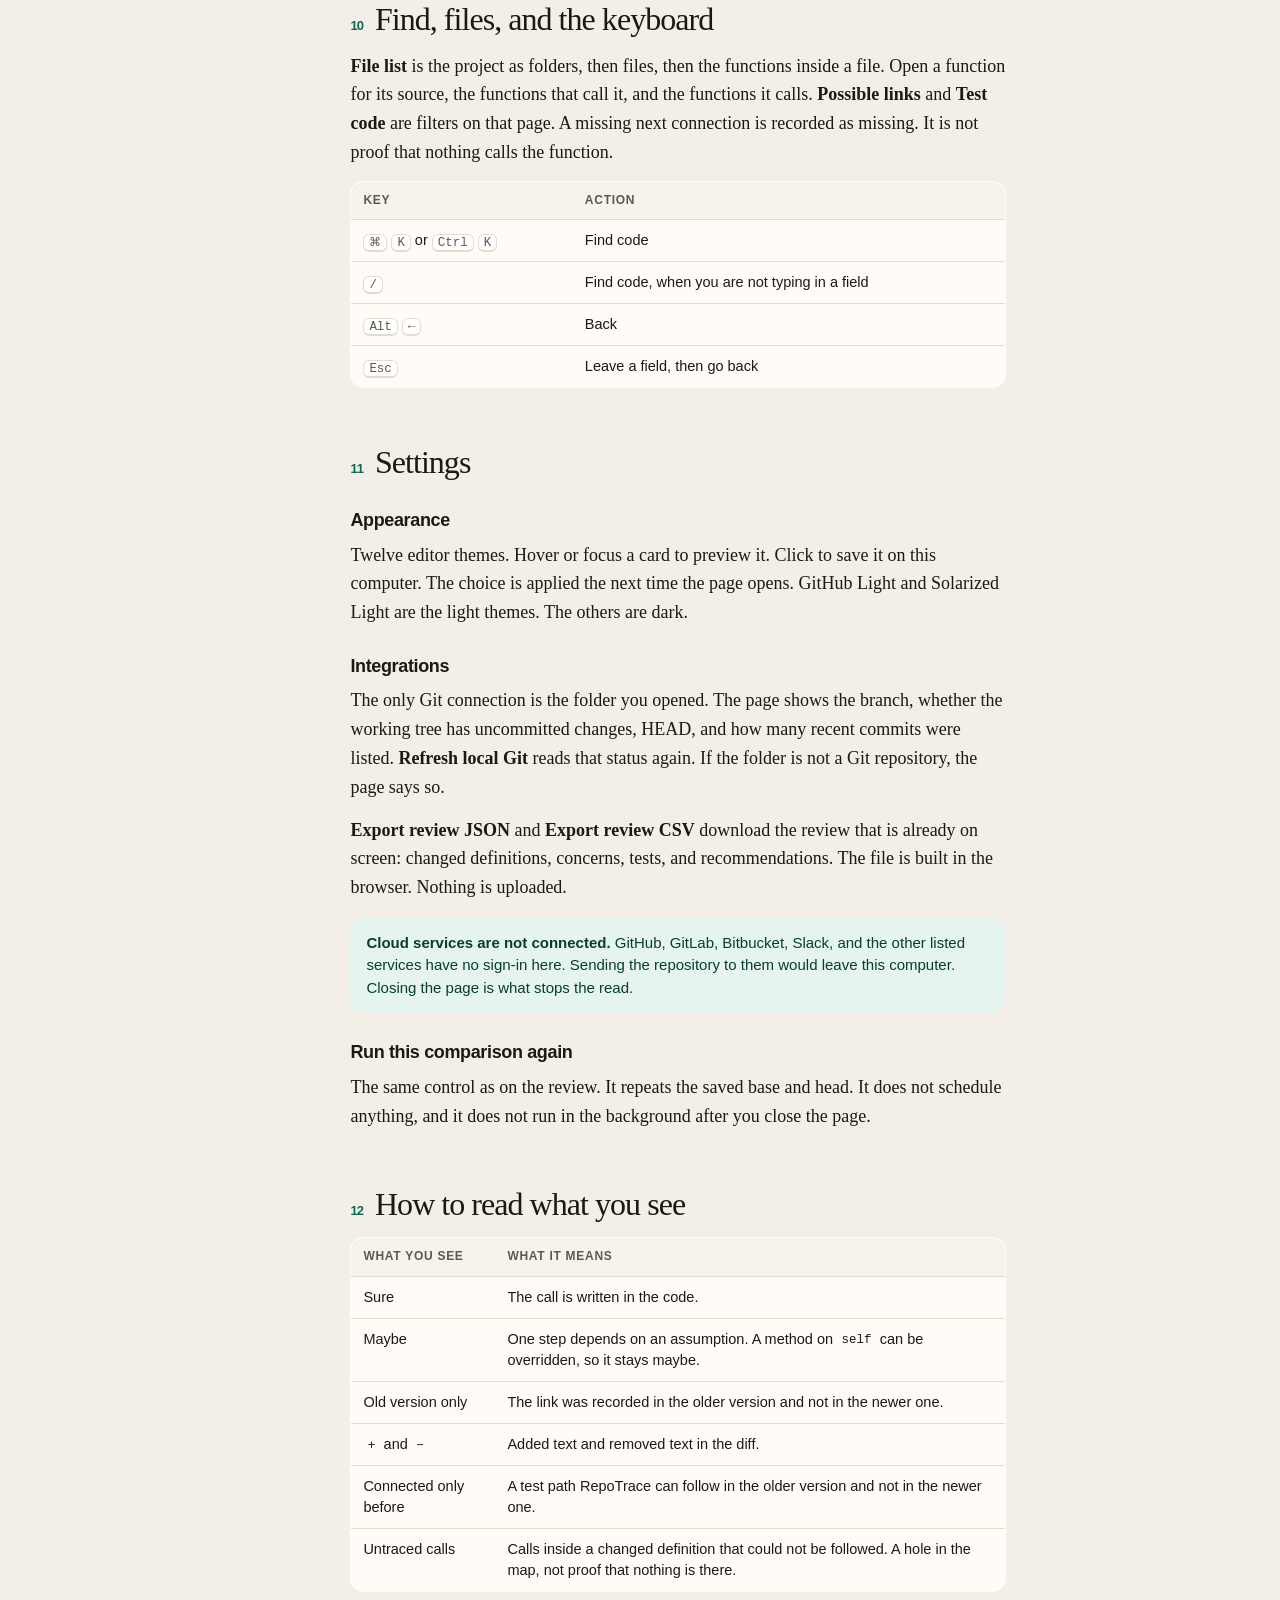
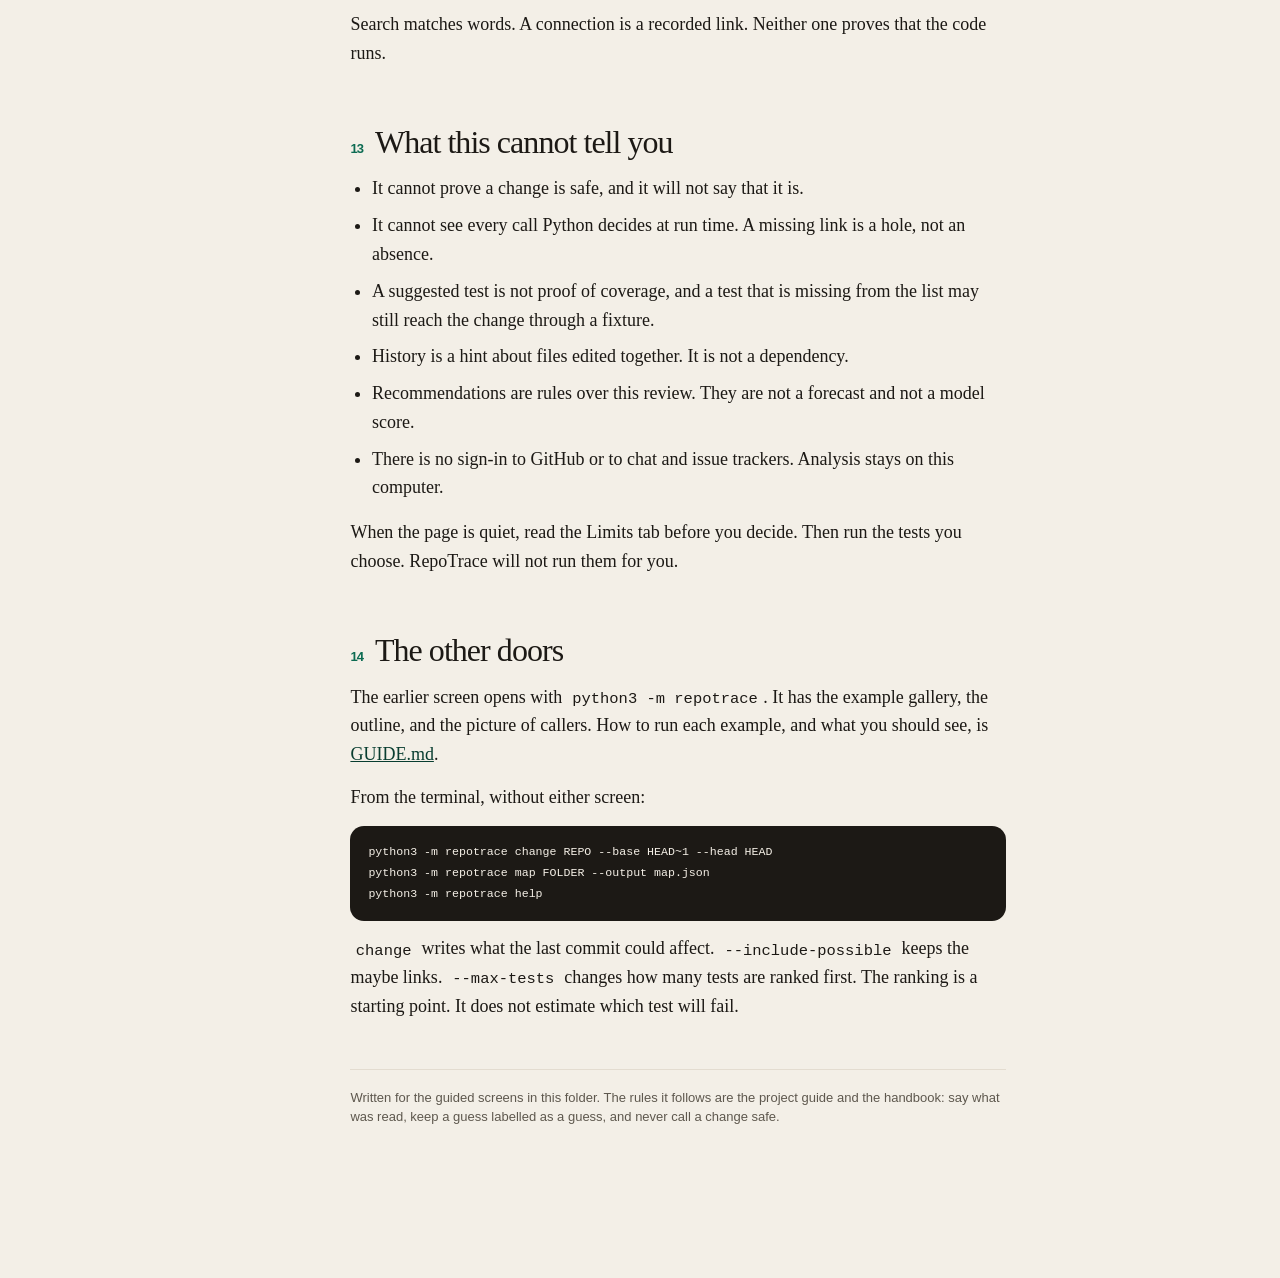
<file: docs/USER_MANUAL.html>
<!doctype html>
<html lang="en">
<head>
<meta charset="utf-8">
<meta name="viewport" content="width=device-width, initial-scale=1">
<meta name="color-scheme" content="light">
<meta name="description" content="How to use RepoTrace’s guided screens: open a Python project, compare two versions, and read what the change could affect.">
<title>RepoTrace user manual</title>
<style>
  :root {
    --paper: #f3efe7;
    --sheet: #fffcf8;
    --ink: #1c1915;
    --muted: #5e584e;
    --faint: #8a8276;
    --line: #e3dcd0;
    --accent: #0c6b52;
    --accent-ink: #083d30;
    --accent-soft: #e5f4ee;
    --warn: #7a4e00;
    --warn-soft: #fff4df;
    --warn-line: #ead7ae;
    --sans: "Avenir Next", "Segoe UI", sans-serif;
    --serif: "Iowan Old Style", Palatino, "Palatino Linotype", Georgia, serif;
    --mono: ui-monospace, SFMono-Regular, Menlo, Consolas, monospace;
  }
  * { box-sizing: border-box; }
  html { scroll-behavior: smooth; }
  body {
    margin: 0;
    background: var(--paper);
    color: var(--ink);
    font: 18px/1.6 var(--serif);
  }
  a { color: var(--accent-ink); }
  a:hover { color: var(--accent); }
  :focus-visible { outline: 2px solid var(--accent); outline-offset: 3px; }
  .skip {
    position: absolute; left: 12px; top: -40px;
    background: var(--accent); color: #fff; padding: 8px 12px; border-radius: 8px;
  }
  .skip:focus { top: 12px; }

  .layout {
    display: grid;
    grid-template-columns: 248px minmax(0, 1fr);
    min-height: 100vh;
  }
  nav, main { min-width: 0; }
  nav {
    position: sticky; top: 0; align-self: start;
    height: 100vh; overflow: auto;
    padding: 28px 18px 40px 22px;
    border-right: 1px solid var(--line);
    background: #efeae2;
  }
  .mark {
    display: flex; align-items: baseline; gap: 8px;
    margin: 0 0 6px; font: 650 15px/1 var(--sans); letter-spacing: -0.03em;
  }
  .mark span {
    font: 650 10px/1 var(--sans); letter-spacing: 0.12em;
    color: var(--accent); border: 1px solid #b7d8cc; border-radius: 99px; padding: 3px 6px;
  }
  nav p { margin: 0 0 18px; color: var(--muted); font: 13px/1.45 var(--sans); }
  nav ol { list-style: none; margin: 0; padding: 0; }
  nav a {
    display: flex; gap: 10px; align-items: baseline;
    padding: 7px 8px; border-radius: 8px;
    color: var(--ink); text-decoration: none; font: 13px/1.35 var(--sans);
  }
  nav a:hover, nav a:focus-visible { background: #fff; }
  nav b { font-weight: 650; color: var(--accent); font-variant-numeric: tabular-nums; min-width: 1.4em; }

  main { padding: 48px 8vw 96px; max-width: 860px; }
  .cover { margin-bottom: 56px; }
  .eyebrow {
    font: 650 12px/1 var(--sans); letter-spacing: 0.14em; color: var(--accent); margin: 0 0 14px;
  }
  h1 {
    margin: 0 0 16px; font: 500 56px/1.02 var(--serif); letter-spacing: -0.035em;
  }
  .lede { margin: 0; max-width: 38em; font-size: 22px; line-height: 1.45; color: #3a342c; }
  .promises {
    display: grid; grid-template-columns: repeat(3, minmax(0, 1fr)); gap: 10px;
    margin: 28px 0 0; padding: 0; list-style: none;
  }
  .promises li {
    background: var(--sheet); border: 1px solid var(--line); border-radius: 14px; padding: 14px 14px 12px;
    font: 14px/1.4 var(--sans);
  }
  .promises strong { display: block; margin-bottom: 4px; font-size: 13px; letter-spacing: 0.02em; }

  section { margin: 0 0 56px; scroll-margin-top: 24px; }
  h2 {
    display: flex; align-items: baseline; gap: 12px;
    margin: 0 0 14px; font: 500 32px/1.15 var(--serif); letter-spacing: -0.03em;
  }
  h2 em {
    font: 650 13px/1 var(--sans); font-style: normal; color: var(--accent);
    font-variant-numeric: tabular-nums;
  }
  h3 { margin: 28px 0 8px; font: 650 18px/1.3 var(--sans); letter-spacing: -0.02em; }
  p { margin: 0 0 14px; }
  ul, ol.steps { margin: 0 0 16px; padding-left: 1.2em; }
  li { margin: 0 0 8px; }
  ol.steps { list-style: none; padding: 0; counter-reset: step; }
  ol.steps > li {
    counter-increment: step;
    display: grid; grid-template-columns: 32px minmax(0, 1fr); gap: 12px;
    margin: 0 0 12px; align-items: start;
  }
  ol.steps > li::before {
    content: counter(step);
    display: grid; place-items: center; width: 32px; height: 32px;
    border-radius: 50%; background: var(--accent-soft); color: var(--accent-ink);
    font: 650 13px/1 var(--sans);
  }

  .callout, .limit {
    border-radius: 14px; padding: 14px 16px; margin: 16px 0 20px;
    font: 15px/1.5 var(--sans);
  }
  .callout { background: var(--accent-soft); color: var(--accent-ink); }
  .limit { background: var(--warn-soft); border: 1px solid var(--warn-line); color: #4a3208; }
  .limit strong, .callout strong { font-weight: 700; }

  code, kbd {
    font-family: var(--mono); font-size: 0.86em;
  }
  code { background: var(--code-bg); padding: 0.1em 0.35em; border-radius: 5px; }
  kbd {
    border: 1px solid var(--line); border-bottom-width: 2px; border-radius: 6px;
    padding: 0.05em 0.4em; background: #fff; color: var(--muted);
  }
  pre {
    background: #1c1915; color: #f4efe6; border-radius: 14px;
    padding: 16px 18px; overflow: auto; font: 13.5px/1.55 var(--mono);
  }
  pre code { background: none; color: inherit; padding: 0; }

  table {
    width: 100%; border-collapse: collapse; margin: 8px 0 18px;
    font: 14.5px/1.45 var(--sans); background: var(--sheet);
    border: 1px solid var(--line); border-radius: 14px; overflow: hidden;
  }
  th, td { text-align: left; padding: 10px 12px; border-bottom: 1px solid var(--line); vertical-align: top; }
  th { font-size: 12px; letter-spacing: 0.06em; text-transform: uppercase; color: var(--muted); font-weight: 650; background: #f7f3ec; }
  tr:last-child td { border-bottom: 0; }

  .figure {
    margin: 18px 0 22px; padding: 16px; background: var(--sheet);
    border: 1px solid var(--line); border-radius: 16px;
  }
  .figure figcaption { margin-top: 10px; color: var(--muted); font: 13px/1.4 var(--sans); }
  .shell {
    display: grid; grid-template-columns: 92px minmax(0, 1fr); min-height: 148px;
    border: 1px solid var(--line); border-radius: 12px; overflow: hidden; background: #f7f4ee;
  }
  .rail {
    background: #efeae2; border-right: 1px solid var(--line); padding: 10px 8px;
    font: 11px/1.2 var(--sans); color: var(--muted);
  }
  .rail i {
    display: block; height: 8px; margin: 8px 4px; border-radius: 99px; background: #ddd4c6;
  }
  .rail i.on { background: var(--accent); width: 70%; }
  .stage { padding: 12px 14px; }
  .stage b { display: block; font: 650 13px/1.2 var(--sans); margin-bottom: 8px; }
  .chips { display: flex; gap: 6px; flex-wrap: wrap; }
  .chip {
    font: 12px/1 var(--sans); padding: 6px 8px; border-radius: 8px;
    border: 1px solid var(--line); background: #fff; color: var(--muted);
  }
  .chip.go { background: var(--accent); color: #fff; border-color: var(--accent); }
  .pair {
    display: grid; grid-template-columns: 1fr 36px 1fr; gap: 8px; align-items: center;
  }
  .slot {
    border: 1px solid var(--line); border-radius: 10px; padding: 8px 10px; background: #fff;
    font: 12px/1.3 var(--sans);
  }
  .slot small { display: block; color: var(--faint); letter-spacing: 0.06em; text-transform: uppercase; font-size: 10px; }
  .swap {
    width: 36px; height: 36px; border-radius: 50%; border: 1px solid var(--line);
    display: grid; place-items: center; color: var(--accent); font: 14px var(--sans); background: #fff;
  }

  .foot {
    margin-top: 48px; padding-top: 18px; border-top: 1px solid var(--line);
    color: var(--muted); font: 13px/1.5 var(--sans);
  }

  @media (max-width: 860px) {
    .layout { grid-template-columns: 1fr; }
    nav, main { min-width: 0; max-width: 100%; }
    nav { position: relative; height: auto; overflow: hidden; border-right: 0; border-bottom: 1px solid var(--line); }
    nav ol { display: flex; gap: 4px; max-width: 100%; overflow-x: auto; }
    nav a { white-space: nowrap; }
    h1 { font-size: 40px; }
    .promises, .pair { grid-template-columns: 1fr; }
    .swap { justify-self: center; }
    table { display: block; overflow-x: auto; }
    main { padding: 32px 20px 72px; max-width: 100%; }
  }
  @media (prefers-reduced-motion: reduce) { html { scroll-behavior: auto; } }
  @media print {
    body { background: #fff; font-size: 12pt; }
    nav, .skip { display: none; }
    .layout { display: block; }
    main { max-width: none; padding: 0; }
    a { color: inherit; text-decoration: none; }
    pre, .figure, table, .callout, .limit { break-inside: avoid; }
    section { break-inside: avoid; }
  }
</style>
</head>
<body>
<a class="skip" href="#start">Skip to the manual</a>
<div class="layout">
  <nav aria-label="Contents">
    <p class="mark">RepoTrace <span>MANUAL</span></p>
    <p>Guided screens. The earlier screen and its examples stay in the guide.</p>
    <ol>
      <li><a href="#start"><b>01</b> Start here</a></li>
      <li><a href="#open-app"><b>02</b> Open the app</a></li>
      <li><a href="#project"><b>03</b> Open a project</a></li>
      <li><a href="#compare"><b>04</b> Choose two versions</a></li>
      <li><a href="#wait"><b>05</b> While it reads</a></li>
      <li><a href="#workspace"><b>06</b> The workspace</a></li>
      <li><a href="#review"><b>07</b> Check a change</a></li>
      <li><a href="#recs"><b>08</b> Recommendations</a></li>
      <li><a href="#map"><b>09</b> Explore the project</a></li>
      <li><a href="#find"><b>10</b> Find, files, keys</a></li>
      <li><a href="#settings"><b>11</b> Settings</a></li>
      <li><a href="#read"><b>12</b> How to read it</a></li>
      <li><a href="#limits"><b>13</b> Limits</a></li>
      <li><a href="#else"><b>14</b> The other doors</a></li>
    </ol>
  </nav>

  <main id="start">
    <header class="cover">
      <p class="eyebrow">USER MANUAL · GUIDED SCREENS</p>
      <h1>Find what a change left behind.</h1>
      <p class="lede">RepoTrace reads a Python project on your computer, without running it, and shows where a change could matter: the line to inspect, the functions that still depend on it, and the tests connected to it.</p>
      <ul class="promises">
        <li><strong>Stays here</strong> Nothing is uploaded. The app listens only on this computer.</li>
        <li><strong>Reads, never edits</strong> Git history is read. The repository is not changed, and your code is not executed.</li>
        <li><strong>A quiet page is not a verdict</strong> “Nothing found” means nothing was found. It does not mean the change is safe.</li>
      </ul>
    </header>

    <section>
      <h2><em>01</em> Start here</h2>
      <p>One pass through the guided screens is enough to learn the product. The order is the order of the work:</p>
      <ol class="steps">
        <li>Open a folder of Python files.</li>
        <li>Pick two saved versions, or skip the comparison and explore the folder as it is.</li>
        <li>Read the review: what changed, what still depends on it, which tests are connected.</li>
        <li>Open one function and follow one connection.</li>
        <li>Copy a test command if you want to run it yourself. RepoTrace does not run it.</li>
      </ol>
      <p>You need Python 3.9 or newer, and Git if you want to compare versions. There is nothing else to install.</p>
    </section>

    <section id="open-app">
      <h2><em>02</em> Open the app</h2>
      <p>In a terminal, from the RepoTrace folder:</p>
      <pre><code>python3 -m repotrace --lab</code></pre>
      <p>The browser opens a page that begins with <strong>Open a project</strong>. The address is on this computer only, something like <code>http://127.0.0.1:58510/lab</code>. Leave the terminal open. Closing it, or pressing <kbd>Ctrl</kbd> <kbd>C</kbd>, stops the app.</p>
      <div class="callout"><strong>Two screens live in this project.</strong> <code>--lab</code> is the guided screen this manual describes. Double-clicking <code>RepoTrace.command</code>, or running <code>python3 -m repotrace</code> with no flag, opens the earlier screen. That screen, and the built-in examples, are in <a href="GUIDE.md">GUIDE.md</a>.</div>
      <p>To open a folder immediately, pass its path:</p>
      <pre><code>python3 -m repotrace --lab "/path/to/your/project"</code></pre>
    </section>

    <section id="project">
      <h2><em>03</em> Open a project</h2>
      <p>Type the folder path, or press <strong>Browse…</strong> on a Mac, then <strong>Open</strong>. Recent folders appear as cards under the form. A folder does not need Git if you only want the map.</p>
      <p><strong>Explore without comparing</strong> skips version choice and reads the working folder. Use it when there is no history yet, or when you only want to walk the code.</p>
      <div class="limit"><strong>The map is a snapshot.</strong> The code on screen is the code that was read. If you edit a file afterwards, open the project again to refresh. RepoTrace does not watch the folder.</div>
    </section>

    <section id="compare">
      <h2><em>04</em> Choose what to compare</h2>
      <p>After a Git project opens, you see how many commits were found. Two menus hold the versions.</p>
      <figure class="figure">
        <div class="pair" aria-hidden="true">
          <div class="slot"><small>Older version · Start</small> the version before the change</div>
          <div class="swap">⇄</div>
          <div class="slot"><small>Newer version · End</small> the version after the change</div>
        </div>
        <figcaption>The round button reverses the direction. The two commits stay the ones you chose.</figcaption>
      </figure>
      <h3>Reverse this change?</h3>
      <p><strong>No</strong> reads from the older version to the newer one, the way the change happened. <strong>Yes</strong> reads the same two versions backwards, from the newer one to the older one. Added lines then show as removed, and removed lines show as added. Git is not modified. The sentence under the Yes / No control says which way the run will go.</p>
      <p><strong>Only explore the map</strong> turns the comparison off and reads the working folder. <strong>Analyse</strong> starts the comparison. The two versions must be different.</p>
    </section>

    <section id="wait">
      <h2><em>05</em> While it reads</h2>
      <p>The page stays put and moves a highlight down one list. A large project can take a minute. The steps, in order, are:</p>
      <ol>
        <li>Check the project</li>
        <li>Map the working folder</li>
        <li>Read the older version</li>
        <li>Read the newer version</li>
        <li>Compare the two versions</li>
        <li>Find what could be affected</li>
        <li>Prepare the screens</li>
      </ol>
      <p>On a reversed run, the two reading steps say that the newer version is the start and the older version is the end. A commit id under a step is a note about the step that is running. It is not an extra step. The clock at the top counts elapsed time, and a finished step shows how long it took.</p>
      <p><strong>Cancel</strong> stops at the end of the step that is running. Nothing in the repository is changed. You return to the screen you came from.</p>
    </section>

    <section id="workspace">
      <h2><em>06</em> The workspace</h2>
      <figure class="figure">
        <div class="shell" aria-hidden="true">
          <div class="rail"><i class="on"></i><i></i><i></i><i></i><i></i></div>
          <div class="stage">
            <b>What should you check?</b>
            <div class="chips"><span class="chip go">Open the review</span><span class="chip">Tests to run first</span><span class="chip">Explore the map</span></div>
          </div>
        </div>
        <figcaption>On a wide screen the sections sit on the left. On a phone they sit in a bar along the bottom: Start, Review, Map, Files, Settings.</figcaption>
      </figure>
      <table>
        <thead><tr><th>Section</th><th>What it is for</th></tr></thead>
        <tbody>
          <tr><td>Start</td><td>The comparison in one paragraph, the counts, and the three ways in.</td></tr>
          <tr><td>Check a change</td><td>The review. With one comparison, this opens it directly.</td></tr>
          <tr><td>Explore the project</td><td>The map of folders, files, and functions, and what calls what.</td></tr>
          <tr><td>File list</td><td>The same project as folders, then files, then functions, without the graph.</td></tr>
          <tr><td>Settings</td><td>Appearance, the local Git status, export, and running the comparison again.</td></tr>
        </tbody>
      </table>
      <p><strong>Back</strong> returns to the previous view, including filters and scroll position. <kbd>Alt</kbd> <kbd>←</kbd> does the same. <strong>Find code</strong>, or <kbd>⌘</kbd> <kbd>K</kbd> (<kbd>Ctrl</kbd> <kbd>K</kbd> on Windows and Linux), opens search. On a phone the search control is the magnifying glass.</p>
      <p>The line at the bottom, <em>Static analysis · not runtime proof</em>, is the rule for every page. <strong>What works here?</strong> opens the same limits in a short dialog.</p>
    </section>

    <section id="review">
      <h2><em>07</em> Check a change</h2>
      <p>The title is the commit message of the change. Under it, <strong>Start</strong> and <strong>End</strong> name the two versions in the direction of this run. The counts beside the title are definitions changed, places to inspect, and tests listed. A count of zero connected tests is marked, because a missing test is a gap, not a clean result.</p>
      <p>The switch <strong>Reverse this change</strong> reads the same pair the other way. Turning it on starts a new read. Turning it on again returns to the original direction. A banner says when the review you are looking at is the reversed one.</p>
      <p><strong>Run this comparison again</strong> repeats the saved pair on this computer. It does not change Git and it does not run tests.</p>
      <h3>What to check</h3>
      <p>The places the comparison flagged, each with the line that made it matter. Open the evidence when you want the recorded reason. A place with no flag still has a changed definition on the next tab. “No flagged concerns” does not mean safe to merge.</p>
      <h3>Changed code</h3>
      <p>Each changed definition can be opened. A line that starts with <code>+</code> was added. A line that starts with <code>−</code> was removed. The colour is a second mark, not the only one. A removed definition is shown from the older version. A rename pairing is evidence from the comparison, not a guarantee that the behavior is the same.</p>
      <h3>Related tests</h3>
      <p>Tests connected to the change by following recorded calls, including <code>setUp</code> hooks. A test that was connected before the change and cannot be followed after it is listed as a path that was lost. Pytest fixtures are not all followed, so a test that reaches the function only through a fixture can be missing. The command next to a test is copied. Nothing is executed. The list is a starting point. Tests outside the list are counted, and they are not permission to skip the rest of the suite.</p>
      <h3>Limits and history</h3>
      <p>Limits are what this review cannot establish. History lists files edited in the same commits as a changed file. That is a correlation. It is not a call, and it is not a prediction that both files must change together.</p>
    </section>

    <section id="recs">
      <h2><em>08</em> Recommendations</h2>
      <p>The Recommendations tab is a reading of the review you already have. Each item names a specific definition, file, or test, and says why it is there. The fields are the recommendation, the reasoning, the evidence, the impact you can expect, a priority, a confidence, how to do it, what has to come first, the risks, and a next action.</p>
      <table>
        <thead><tr><th>Level</th><th>What it means</th></tr></thead>
        <tbody>
          <tr><td>1 Immediate</td><td>A concern, a test whose path exists only in the older version, a removed test, or a changed definition with no connected test.</td></tr>
          <tr><td>2 Analytical</td><td>Files edited together in the saved history. Correlation, not a cause.</td></tr>
          <tr><td>3 Predictive</td><td>Not shown. There is no probability model, so a forecast would be invented.</td></tr>
          <tr><td>4 Strategic</td><td>At most one choice between two actions the review already lists.</td></tr>
        </tbody>
      </table>
      <p>Confidence is <strong>high</strong> when the link is written in the source, <strong>medium</strong> when it depends on an assumption, and <strong>low</strong> when it is only history. There is no numeric score.</p>
      <p>On an item you can open <strong>Evidence</strong>, <strong>Explain</strong>, and <strong>Action plan</strong>. The primary button follows the next action: another tab, the function on the map, or a copied test command. <strong>Compare</strong> puts two items side by side. <strong>Save</strong>, <strong>Mark completed</strong>, and <strong>Dismiss</strong> stay in this browser, for this folder and this pair of versions. They are not uploaded. <strong>Show dismissed</strong> brings hidden items back.</p>
      <p><strong>Ask a follow-up</strong> searches the words in these recommendations. A match says it is not an AI answer. If nothing matches, the page says so.</p>
      <div class="limit"><strong>An empty list is allowed.</strong> If no recommendation met the evidence rules, the page says that. It does not fill the list with general advice.</div>
    </section>

    <section id="map">
      <h2><em>09</em> Explore the project</h2>
      <p>Explore opens the map across the workspace. On a wide window you get three regions: the controls, the graph, and the detail. When the window is narrower than the graph needs, the detail moves underneath, and on a phone the regions stack. The side rail eases to icons so the map can use the width.</p>
      <h3>Three views</h3>
      <ul>
        <li><strong>Physical.</strong> Where the code lives, grouped by folder.</li>
        <li><strong>Logical.</strong> What calls what, grouped by connections.</li>
        <li><strong>Conceptual.</strong> Marked experimental. Topics guessed from calls and common words. Often wrong. Treat it as a guess.</li>
      </ul>
      <p>Show or hide <strong>Sure links</strong>, <strong>Maybe links</strong>, and <strong>All test code</strong>. Tests stay hidden until you ask for them. Click a name to read it. The lists beside the graph carry the same connections, so the picture is not the only way through.</p>
      <p><strong>Explore</strong> walks the working folder. <strong>Review a change</strong> rings what this comparison changed, on that comparison’s graph. Search at the top finds a function or asks with words from names, paths, comments, and code. It is word search, not an AI answer. Recent searches stay on this computer until you clear them.</p>
    </section>

    <section id="find">
      <h2><em>10</em> Find, files, and the keyboard</h2>
      <p><strong>File list</strong> is the project as folders, then files, then the functions inside a file. Open a function for its source, the functions that call it, and the functions it calls. <strong>Possible links</strong> and <strong>Test code</strong> are filters on that page. A missing next connection is recorded as missing. It is not proof that nothing calls the function.</p>
      <table>
        <thead><tr><th>Key</th><th>Action</th></tr></thead>
        <tbody>
          <tr><td><kbd>⌘</kbd> <kbd>K</kbd> or <kbd>Ctrl</kbd> <kbd>K</kbd></td><td>Find code</td></tr>
          <tr><td><kbd>/</kbd></td><td>Find code, when you are not typing in a field</td></tr>
          <tr><td><kbd>Alt</kbd> <kbd>←</kbd></td><td>Back</td></tr>
          <tr><td><kbd>Esc</kbd></td><td>Leave a field, then go back</td></tr>
        </tbody>
      </table>
    </section>

    <section id="settings">
      <h2><em>11</em> Settings</h2>
      <h3>Appearance</h3>
      <p>Twelve editor themes. Hover or focus a card to preview it. Click to save it on this computer. The choice is applied the next time the page opens. GitHub Light and Solarized Light are the light themes. The others are dark.</p>
      <h3>Integrations</h3>
      <p>The only Git connection is the folder you opened. The page shows the branch, whether the working tree has uncommitted changes, HEAD, and how many recent commits were listed. <strong>Refresh local Git</strong> reads that status again. If the folder is not a Git repository, the page says so.</p>
      <p><strong>Export review JSON</strong> and <strong>Export review CSV</strong> download the review that is already on screen: changed definitions, concerns, tests, and recommendations. The file is built in the browser. Nothing is uploaded.</p>
      <div class="callout"><strong>Cloud services are not connected.</strong> GitHub, GitLab, Bitbucket, Slack, and the other listed services have no sign-in here. Sending the repository to them would leave this computer. Closing the page is what stops the read.</div>
      <h3>Run this comparison again</h3>
      <p>The same control as on the review. It repeats the saved base and head. It does not schedule anything, and it does not run in the background after you close the page.</p>
    </section>

    <section id="read">
      <h2><em>12</em> How to read what you see</h2>
      <table>
        <thead><tr><th>What you see</th><th>What it means</th></tr></thead>
        <tbody>
          <tr><td>Sure</td><td>The call is written in the code.</td></tr>
          <tr><td>Maybe</td><td>One step depends on an assumption. A method on <code>self</code> can be overridden, so it stays maybe.</td></tr>
          <tr><td>Old version only</td><td>The link was recorded in the older version and not in the newer one.</td></tr>
          <tr><td><code>+</code> and <code>−</code></td><td>Added text and removed text in the diff.</td></tr>
          <tr><td>Connected only before</td><td>A test path RepoTrace can follow in the older version and not in the newer one.</td></tr>
          <tr><td>Untraced calls</td><td>Calls inside a changed definition that could not be followed. A hole in the map, not proof that nothing is there.</td></tr>
        </tbody>
      </table>
      <p>Search matches words. A connection is a recorded link. Neither one proves that the code runs.</p>
    </section>

    <section id="limits">
      <h2><em>13</em> What this cannot tell you</h2>
      <ul>
        <li>It cannot prove a change is safe, and it will not say that it is.</li>
        <li>It cannot see every call Python decides at run time. A missing link is a hole, not an absence.</li>
        <li>A suggested test is not proof of coverage, and a test that is missing from the list may still reach the change through a fixture.</li>
        <li>History is a hint about files edited together. It is not a dependency.</li>
        <li>Recommendations are rules over this review. They are not a forecast and not a model score.</li>
        <li>There is no sign-in to GitHub or to chat and issue trackers. Analysis stays on this computer.</li>
      </ul>
      <p>When the page is quiet, read the Limits tab before you decide. Then run the tests you choose. RepoTrace will not run them for you.</p>
    </section>

    <section id="else">
      <h2><em>14</em> The other doors</h2>
      <p>The earlier screen opens with <code>python3 -m repotrace</code>. It has the example gallery, the outline, and the picture of callers. How to run each example, and what you should see, is <a href="GUIDE.md">GUIDE.md</a>.</p>
      <p>From the terminal, without either screen:</p>
      <pre><code>python3 -m repotrace change REPO --base HEAD~1 --head HEAD
python3 -m repotrace map FOLDER --output map.json
python3 -m repotrace help</code></pre>
      <p><code>change</code> writes what the last commit could affect. <code>--include-possible</code> keeps the maybe links. <code>--max-tests</code> changes how many tests are ranked first. The ranking is a starting point. It does not estimate which test will fail.</p>
      <p class="foot">Written for the guided screens in this folder. The rules it follows are the project guide and the handbook: say what was read, keep a guess labelled as a guess, and never call a change safe.</p>
    </section>
  </main>
</div>
</body>
</html>
</file>
